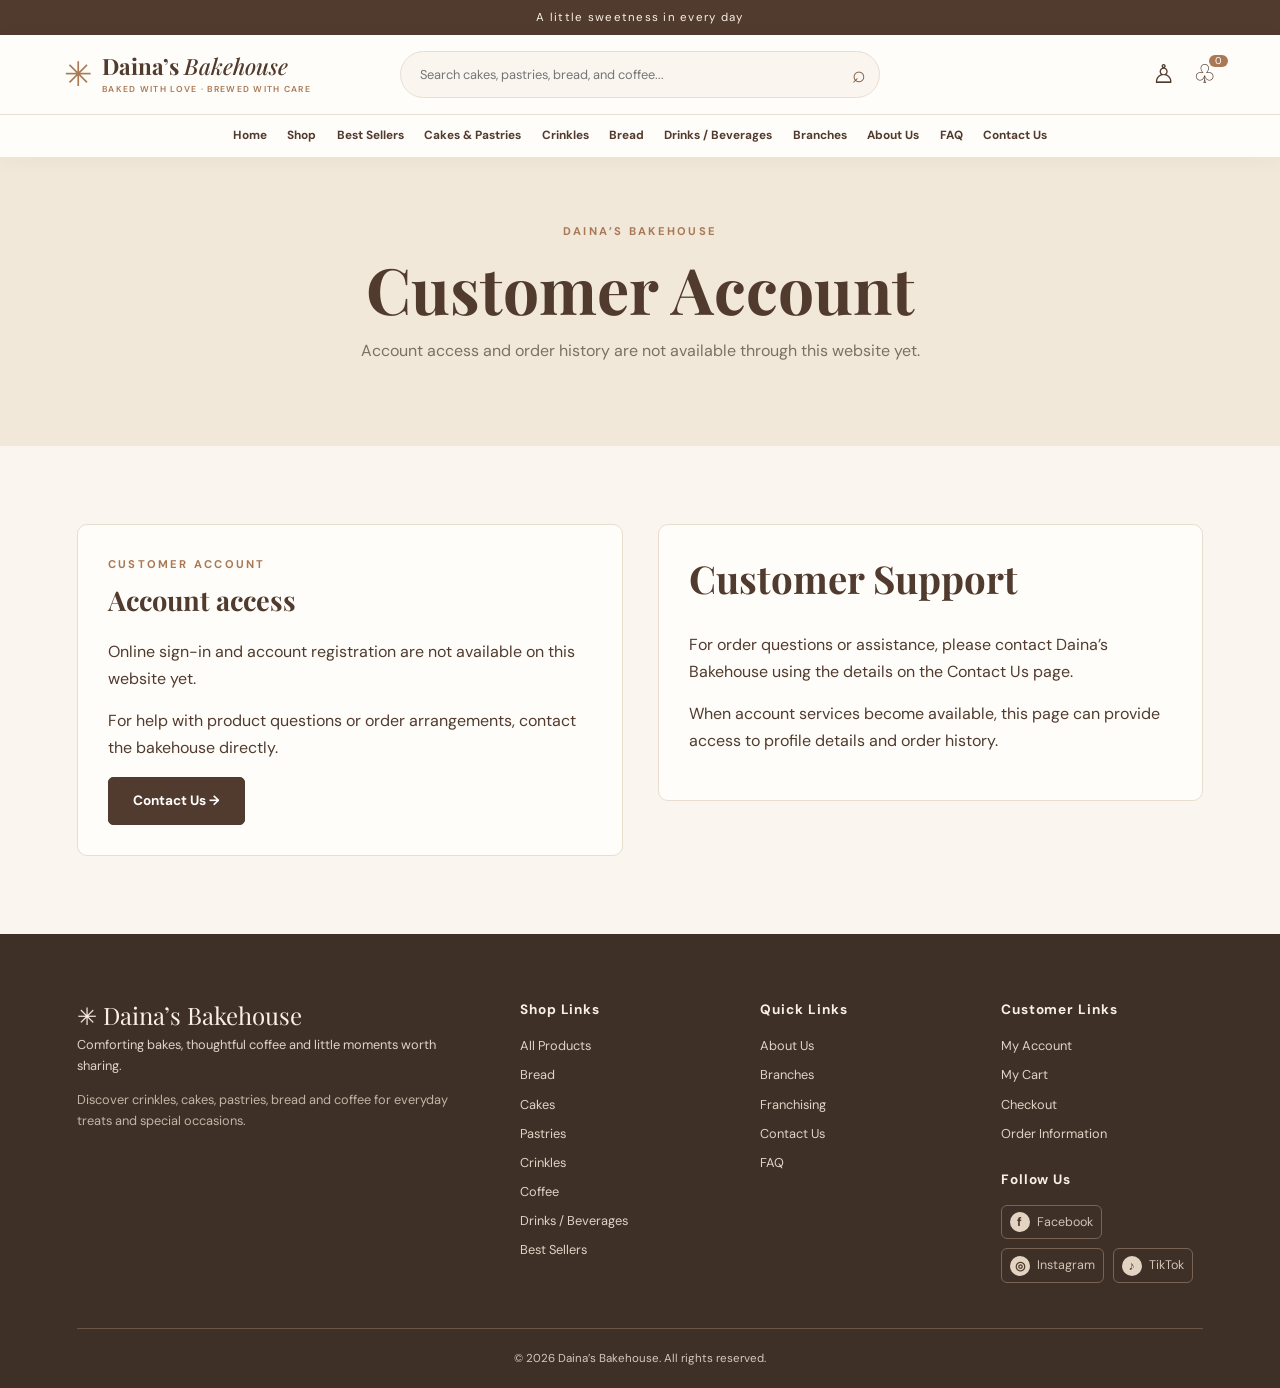
<file: account.html>
<!doctype html>
<html lang="en">
<head>
    <meta charset="utf-8">
    <meta name="viewport" content="width=device-width, initial-scale=1">
    <meta name="description" content="Daina’s Bakehouse — bakery favorites, cakes, pastries, bread and coffee.">

    <title>Customer Account | Daina’s Bakehouse</title>

    <link rel="stylesheet" href="style.css">
    <script src="products.js" defer></script>
    <script src="script.js" defer></script>
</head>
<body>
    <a class="skip-link" href="#main">Skip to content</a>

    <div class="announcement">
        A little sweetness in every day
    </div>

    <header class="site-header">
        <div class="header-main">
            <a class="brand" href="index.html" aria-label="Daina’s Bakehouse home">
                <span class="brand-icon">✳</span>
                <span>
                    Daina’s <em>Bakehouse</em>
                    <small>BAKED WITH LOVE · BREWED WITH CARE</small>
                </span>
            </a>

            <form class="search" id="searchForm" role="search">
                <label class="sr-only" for="siteSearch">Search products</label>
                <input
                    id="siteSearch"
                    type="search"
                    autocomplete="off"
                    placeholder="Search cakes, pastries, bread, and coffee..."
                    aria-controls="searchResults"
                    aria-expanded="false"
                >
                <button
                    type="button"
                    id="clearSearch"
                    class="search-clear"
                    aria-label="Clear search"
                >×</button>
                <button
                    type="submit"
                    aria-label="Search products"
                    class="search-submit"
                >⌕</button>
                <div
                    id="searchResults"
                    class="search-results"
                    role="listbox"
                    hidden
                ></div>
            </form>

            <div class="header-actions">
                <a href="account.html" aria-label="Customer account" title="Account">♙</a>
                <a href="cart.html" class="cart-icon" aria-label="Shopping cart" title="Cart">
                    ♧ <span class="cart-count" aria-live="polite">0</span>
                </a>
                <button
                    id="menuToggle"
                    class="hamburger"
                    aria-label="Open navigation"
                    aria-expanded="false"
                    aria-controls="navbar"
                >☰</button>
            </div>
        </div>

        <nav id="navbar" class="nav-links" aria-label="Main navigation">
            <a href="index.html">Home</a>
            <a href="menu.html">Shop</a>
            <a href="bestsellers.html">Best Sellers</a>
            <a href="menu.html?category=Cakes%20%26%20Pastries">Cakes & Pastries</a>
            <a href="menu.html?category=Crinkles">Crinkles</a>
            <a href="menu.html?category=Bread">Bread</a>
            <a href="menu.html?category=Drinks%20%2F%20Beverages">Drinks / Beverages</a>
            <a href="branches.html">Branches</a>
            <a href="about.html">About Us</a>
            <a href="faq.html">FAQ</a>
            <a href="contact.html">Contact Us</a>
        </nav>
    </header>

    <main id="main">
        <section class="page-banner">
            <p class="eyebrow">DAINA’S BAKEHOUSE</p>
            <h1>Customer Account</h1>
            <p>
                Account access and order history are not available through
                this website yet.
            </p>
        </section>

        <section class="section account-layout">
            <div class="form-card">
                <p class="eyebrow">CUSTOMER ACCOUNT</p>
                <h2>Account access</h2>
                <p>
                    Online sign-in and account registration are not available
                    on this website yet.
                </p>
                <p>
                    For help with product questions or order arrangements,
                    contact the bakehouse directly.
                </p>
                <a class="btn" href="contact.html">Contact Us →</a>
            </div>

            <aside class="info-card">
                <h2>Customer Support</h2>
                <p>
                    For order questions or assistance, please contact
                    Daina’s Bakehouse using the details on the Contact Us page.
                </p>
                <p>
                    When account services become available, this page can
                    provide access to profile details and order history.
                </p>
            </aside>
        </section>
    </main>

    <footer class="site-footer">
        <div class="footer-grid">
            <div>
                <a href="index.html" class="footer-brand">✳ Daina’s Bakehouse</a>
                <p>
                    Comforting bakes, thoughtful coffee and little moments
                    worth sharing.
                </p>
                <p class="muted">
                    Discover crinkles, cakes, pastries, bread and coffee for
                    everyday treats and special occasions.
                </p>
            </div>

            <div>
                <h3>Shop Links</h3>
                <a href="menu.html">All Products</a>
                <a href="menu.html?category=Bread">Bread</a>
                <a href="menu.html?category=Cakes">Cakes</a>
                <a href="menu.html?category=Pastries">Pastries</a>
                <a href="menu.html?category=Crinkles">Crinkles</a>
                <a href="menu.html?category=Coffee">Coffee</a>
                <a href="menu.html?category=Drinks%20%2F%20Beverages">Drinks / Beverages</a>
                <a href="bestsellers.html">Best Sellers</a>
            </div>

            <div>
                <h3>Quick Links</h3>
                <a href="about.html">About Us</a>
                <a href="branches.html">Branches</a>
                <a href="franchising.html">Franchising</a>
                <a href="contact.html">Contact Us</a>
                <a href="faq.html">FAQ</a>
            </div>

            <div>
                <h3>Customer Links</h3>
                <a href="account.html">My Account</a>
                <a href="cart.html">My Cart</a>
                <a href="checkout.html">Checkout</a>
                <a href="faq.html">Order Information</a>

                <h3 class="social-heading">Follow Us</h3>
                <div
                    class="social-links"
                    data-social-links
                    aria-label="Social media profiles"
                ></div>
            </div>
        </div>

        <div class="footer-bottom">
            © 2026 Daina’s Bakehouse. All rights reserved.
        </div>
    </footer>

    <div id="toast" class="toast" role="status" aria-live="polite"></div>
</body>
</html>
</file>
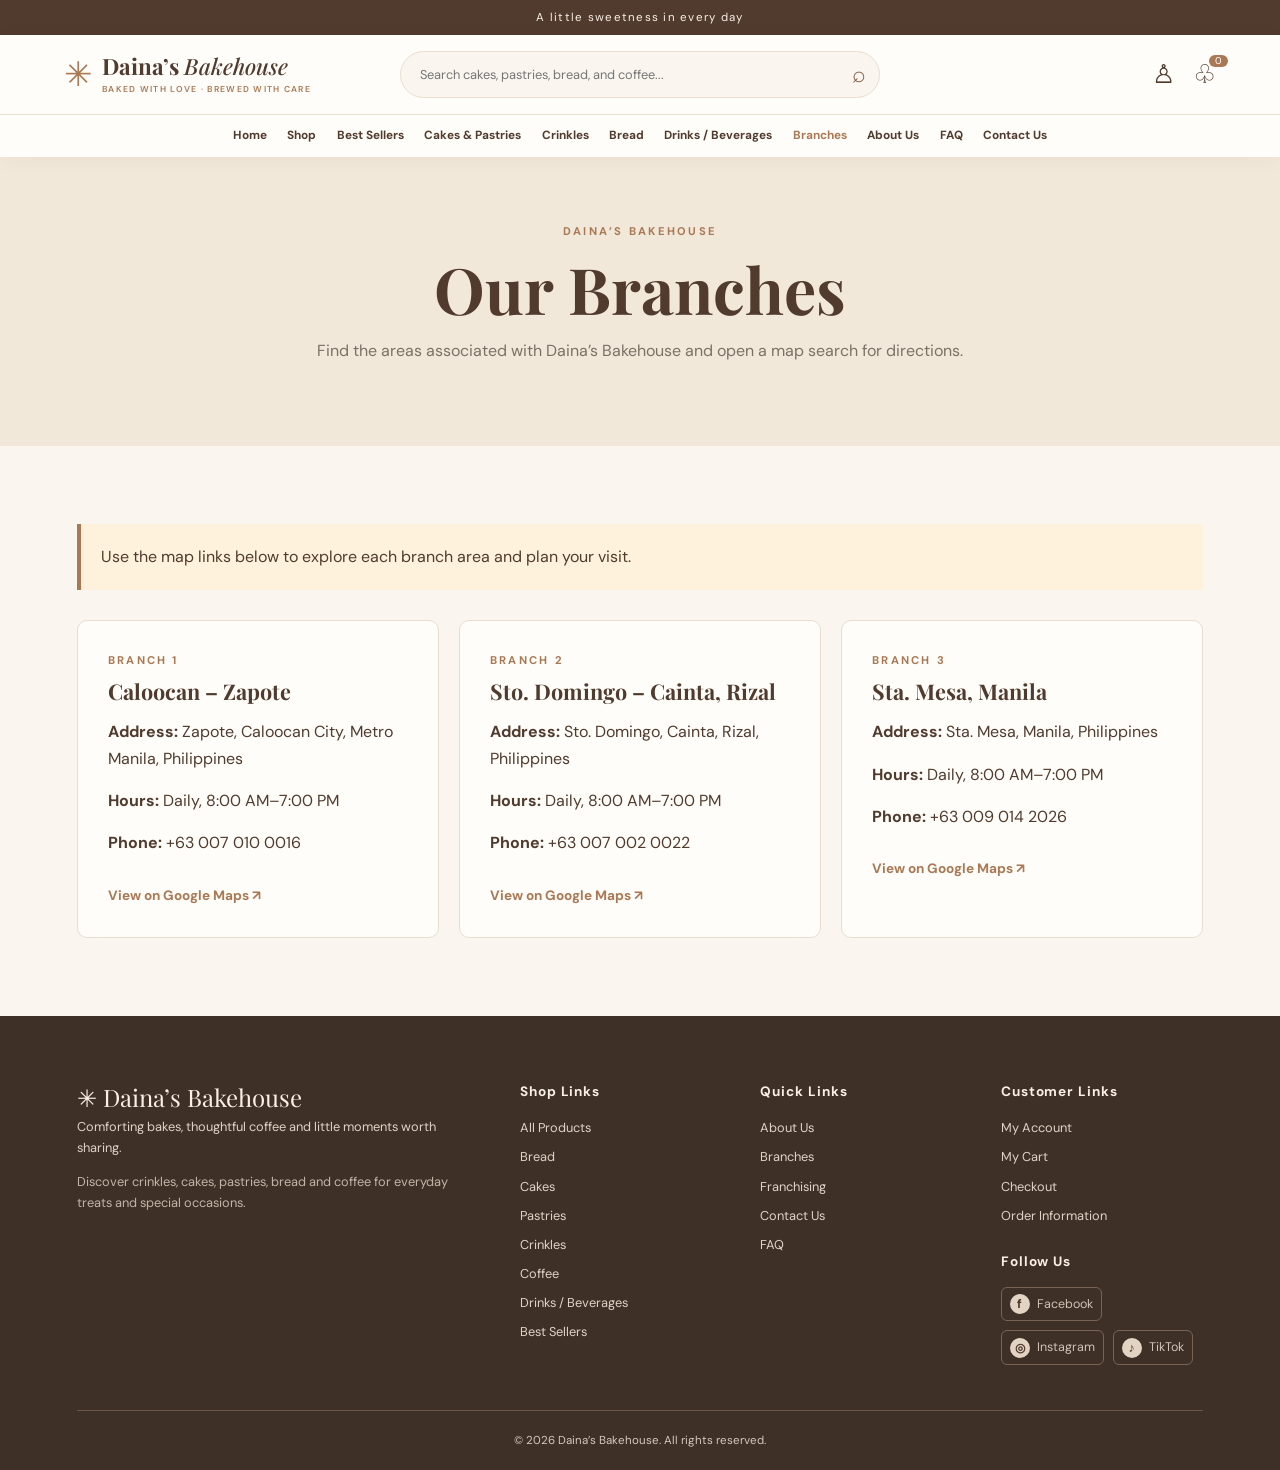
<file: branches.html>
<!doctype html>
<html lang="en">
<head>
    <meta charset="utf-8">
    <meta name="viewport" content="width=device-width, initial-scale=1">
    <meta name="description" content="Daina’s Bakehouse — bakery favorites, cakes, pastries, bread and coffee.">

    <title>Our Branches | Daina’s Bakehouse</title>

    <link rel="stylesheet" href="style.css">
    <script src="products.js" defer></script>
    <script src="script.js" defer></script>
</head>
<body>
    <a class="skip-link" href="#main">Skip to content</a>

    <div class="announcement">
        A little sweetness in every day
    </div>

    <header class="site-header">
        <div class="header-main">
            <a class="brand" href="index.html" aria-label="Daina’s Bakehouse home">
                <span class="brand-icon">✳</span>
                <span>
                    Daina’s <em>Bakehouse</em>
                    <small>BAKED WITH LOVE · BREWED WITH CARE</small>
                </span>
            </a>

            <form class="search" id="searchForm" role="search">
                <label class="sr-only" for="siteSearch">Search products</label>
                <input
                    id="siteSearch"
                    type="search"
                    autocomplete="off"
                    placeholder="Search cakes, pastries, bread, and coffee..."
                    aria-controls="searchResults"
                    aria-expanded="false"
                >
                <button
                    type="button"
                    id="clearSearch"
                    class="search-clear"
                    aria-label="Clear search"
                >×</button>
                <button
                    type="submit"
                    aria-label="Search products"
                    class="search-submit"
                >⌕</button>
                <div
                    id="searchResults"
                    class="search-results"
                    role="listbox"
                    hidden
                ></div>
            </form>

            <div class="header-actions">
                <a href="account.html" aria-label="Customer account" title="Account">♙</a>
                <a href="cart.html" class="cart-icon" aria-label="Shopping cart" title="Cart">
                    ♧ <span class="cart-count" aria-live="polite">0</span>
                </a>
                <button
                    id="menuToggle"
                    class="hamburger"
                    aria-label="Open navigation"
                    aria-expanded="false"
                    aria-controls="navbar"
                >☰</button>
            </div>
        </div>

        <nav id="navbar" class="nav-links" aria-label="Main navigation">
            <a href="index.html">Home</a>
            <a href="menu.html">Shop</a>
            <a href="bestsellers.html">Best Sellers</a>
            <a href="menu.html?category=Cakes%20%26%20Pastries">Cakes & Pastries</a>
            <a href="menu.html?category=Crinkles">Crinkles</a>
            <a href="menu.html?category=Bread">Bread</a>
            <a href="menu.html?category=Drinks%20%2F%20Beverages">Drinks / Beverages</a>
            <a href="branches.html" aria-current="page">Branches</a>
            <a href="about.html">About Us</a>
            <a href="faq.html">FAQ</a>
            <a href="contact.html">Contact Us</a>
        </nav>
    </header>

    <main id="main">
        <section class="page-banner">
            <p class="eyebrow">DAINA’S BAKEHOUSE</p>
            <h1>Our Branches</h1>
            <p>
                Find the areas associated with Daina’s Bakehouse and open
                a map search for directions.
            </p>
        </section>

        <section class="section">
            <p class="notice">
                Use the map links below to explore each branch area and plan your visit.
            </p>

            <div class="three-grid" id="branchCards"></div>
        </section>
    </main>

    <footer class="site-footer">
        <div class="footer-grid">
            <div>
                <a href="index.html" class="footer-brand">✳ Daina’s Bakehouse</a>
                <p>
                    Comforting bakes, thoughtful coffee and little moments
                    worth sharing.
                </p>
                <p class="muted">
                    Discover crinkles, cakes, pastries, bread and coffee for
                    everyday treats and special occasions.
                </p>
            </div>

            <div>
                <h3>Shop Links</h3>
                <a href="menu.html">All Products</a>
                <a href="menu.html?category=Bread">Bread</a>
                <a href="menu.html?category=Cakes">Cakes</a>
                <a href="menu.html?category=Pastries">Pastries</a>
                <a href="menu.html?category=Crinkles">Crinkles</a>
                <a href="menu.html?category=Coffee">Coffee</a>
                <a href="menu.html?category=Drinks%20%2F%20Beverages">Drinks / Beverages</a>
                <a href="bestsellers.html">Best Sellers</a>
            </div>

            <div>
                <h3>Quick Links</h3>
                <a href="about.html">About Us</a>
                <a href="branches.html">Branches</a>
                <a href="franchising.html">Franchising</a>
                <a href="contact.html">Contact Us</a>
                <a href="faq.html">FAQ</a>
            </div>

            <div>
                <h3>Customer Links</h3>
                <a href="account.html">My Account</a>
                <a href="cart.html">My Cart</a>
                <a href="checkout.html">Checkout</a>
                <a href="faq.html">Order Information</a>

                <h3 class="social-heading">Follow Us</h3>
                <div
                    class="social-links"
                    data-social-links
                    aria-label="Social media profiles"
                ></div>
            </div>
        </div>

        <div class="footer-bottom">
            © 2026 Daina’s Bakehouse. All rights reserved.
        </div>
    </footer>

    <div id="toast" class="toast" role="status" aria-live="polite"></div>
</body>
</html>
</file>
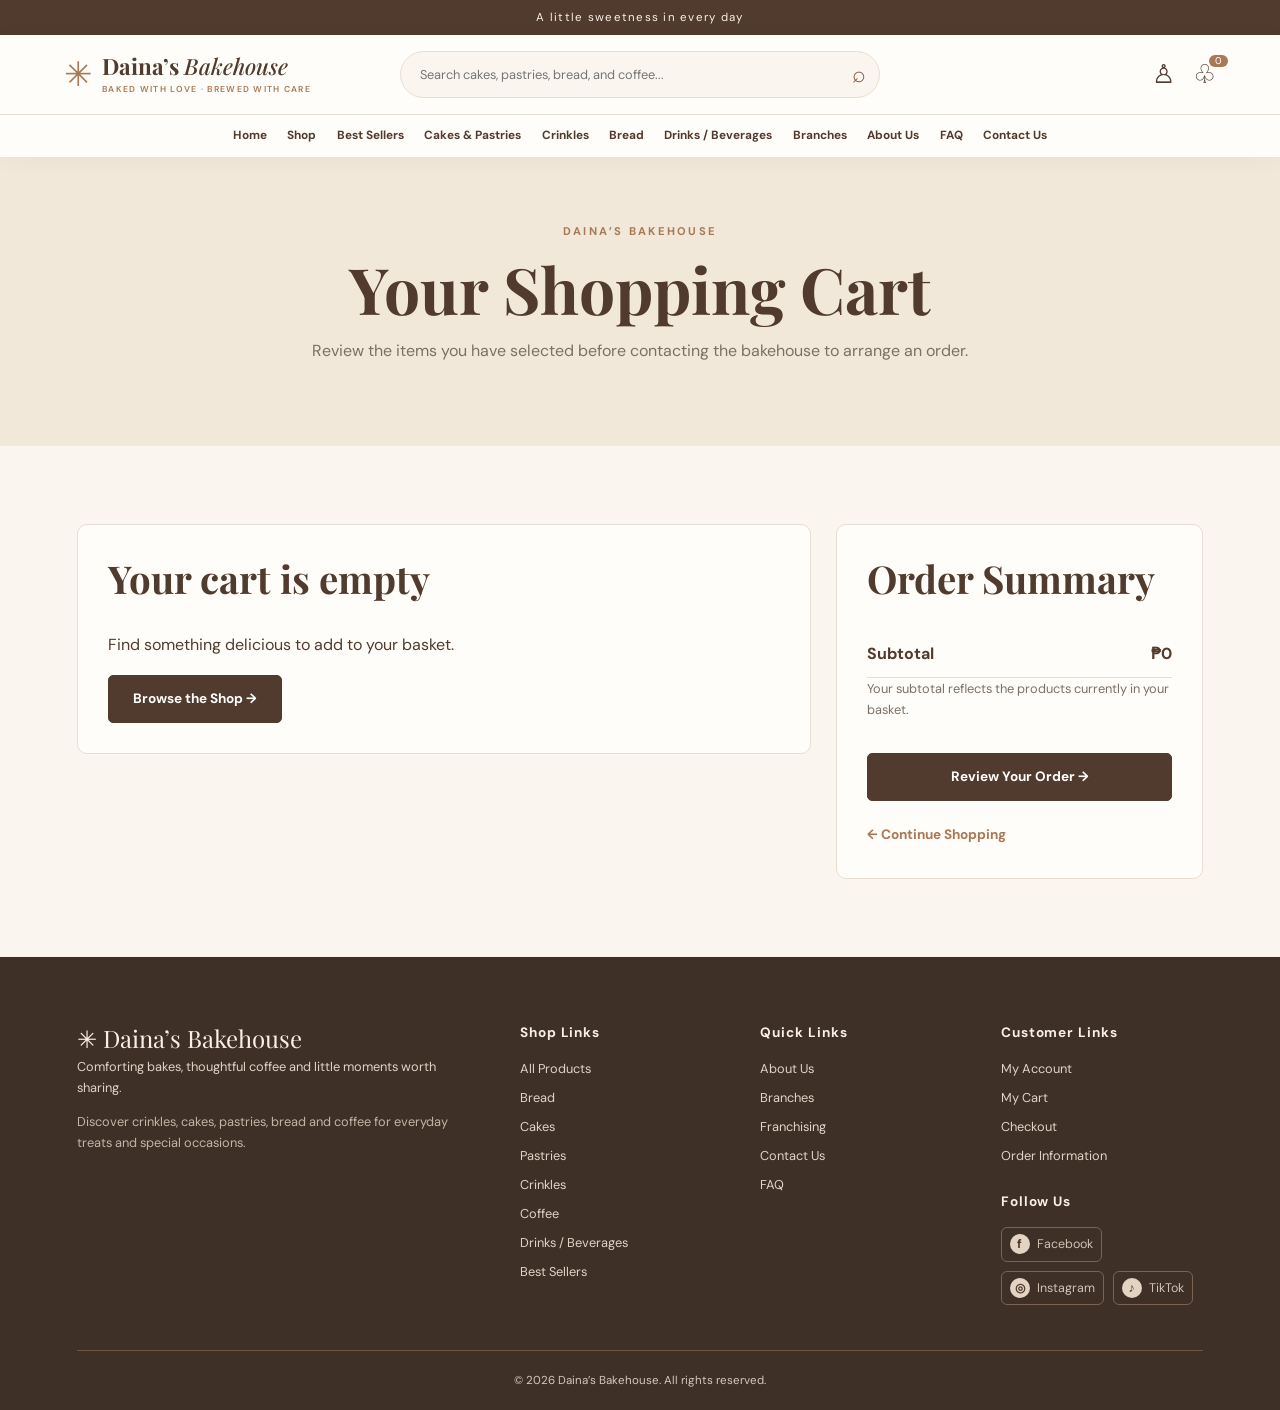
<file: cart.html>
<!doctype html>
<html lang="en">
<head>
    <meta charset="utf-8">
    <meta name="viewport" content="width=device-width, initial-scale=1">
    <meta name="description" content="Daina’s Bakehouse — bakery favorites, cakes, pastries, bread and coffee.">

    <title>Your Shopping Cart | Daina’s Bakehouse</title>

    <link rel="stylesheet" href="style.css">
    <script src="products.js" defer></script>
    <script src="script.js" defer></script>
</head>
<body>
    <a class="skip-link" href="#main">Skip to content</a>

    <div class="announcement">
        A little sweetness in every day
    </div>

    <header class="site-header">
        <div class="header-main">
            <a class="brand" href="index.html" aria-label="Daina’s Bakehouse home">
                <span class="brand-icon">✳</span>
                <span>
                    Daina’s <em>Bakehouse</em>
                    <small>BAKED WITH LOVE · BREWED WITH CARE</small>
                </span>
            </a>

            <form class="search" id="searchForm" role="search">
                <label class="sr-only" for="siteSearch">Search products</label>
                <input
                    id="siteSearch"
                    type="search"
                    autocomplete="off"
                    placeholder="Search cakes, pastries, bread, and coffee..."
                    aria-controls="searchResults"
                    aria-expanded="false"
                >
                <button
                    type="button"
                    id="clearSearch"
                    class="search-clear"
                    aria-label="Clear search"
                >×</button>
                <button
                    type="submit"
                    aria-label="Search products"
                    class="search-submit"
                >⌕</button>
                <div
                    id="searchResults"
                    class="search-results"
                    role="listbox"
                    hidden
                ></div>
            </form>

            <div class="header-actions">
                <a href="account.html" aria-label="Customer account" title="Account">♙</a>
                <a href="cart.html" class="cart-icon" aria-label="Shopping cart" title="Cart">
                    ♧ <span class="cart-count" aria-live="polite">0</span>
                </a>
                <button
                    id="menuToggle"
                    class="hamburger"
                    aria-label="Open navigation"
                    aria-expanded="false"
                    aria-controls="navbar"
                >☰</button>
            </div>
        </div>

        <nav id="navbar" class="nav-links" aria-label="Main navigation">
            <a href="index.html">Home</a>
            <a href="menu.html">Shop</a>
            <a href="bestsellers.html">Best Sellers</a>
            <a href="menu.html?category=Cakes%20%26%20Pastries">Cakes & Pastries</a>
            <a href="menu.html?category=Crinkles">Crinkles</a>
            <a href="menu.html?category=Bread">Bread</a>
            <a href="menu.html?category=Drinks%20%2F%20Beverages">Drinks / Beverages</a>
            <a href="branches.html">Branches</a>
            <a href="about.html">About Us</a>
            <a href="faq.html">FAQ</a>
            <a href="contact.html">Contact Us</a>
        </nav>
    </header>

    <main id="main">
        <section class="page-banner">
            <p class="eyebrow">DAINA’S BAKEHOUSE</p>
            <h1>Your Shopping Cart</h1>
            <p>
                Review the items you have selected before contacting the
                bakehouse to arrange an order.
            </p>
        </section>

        <section class="section cart-layout">
            <div id="cartItems"></div>

            <aside class="summary-card">
                <h2>Order Summary</h2>
                <div id="cartSummary"></div>
                <a href="checkout.html" class="btn full" id="checkoutLink">
                    Review Your Order →
                </a>
                <a href="menu.html" class="text-link">← Continue Shopping</a>
            </aside>
        </section>
    </main>

    <footer class="site-footer">
        <div class="footer-grid">
            <div>
                <a href="index.html" class="footer-brand">✳ Daina’s Bakehouse</a>
                <p>
                    Comforting bakes, thoughtful coffee and little moments
                    worth sharing.
                </p>
                <p class="muted">
                    Discover crinkles, cakes, pastries, bread and coffee for
                    everyday treats and special occasions.
                </p>
            </div>

            <div>
                <h3>Shop Links</h3>
                <a href="menu.html">All Products</a>
                <a href="menu.html?category=Bread">Bread</a>
                <a href="menu.html?category=Cakes">Cakes</a>
                <a href="menu.html?category=Pastries">Pastries</a>
                <a href="menu.html?category=Crinkles">Crinkles</a>
                <a href="menu.html?category=Coffee">Coffee</a>
                <a href="menu.html?category=Drinks%20%2F%20Beverages">Drinks / Beverages</a>
                <a href="bestsellers.html">Best Sellers</a>
            </div>

            <div>
                <h3>Quick Links</h3>
                <a href="about.html">About Us</a>
                <a href="branches.html">Branches</a>
                <a href="franchising.html">Franchising</a>
                <a href="contact.html">Contact Us</a>
                <a href="faq.html">FAQ</a>
            </div>

            <div>
                <h3>Customer Links</h3>
                <a href="account.html">My Account</a>
                <a href="cart.html">My Cart</a>
                <a href="checkout.html">Checkout</a>
                <a href="faq.html">Order Information</a>

                <h3 class="social-heading">Follow Us</h3>
                <div
                    class="social-links"
                    data-social-links
                    aria-label="Social media profiles"
                ></div>
            </div>
        </div>

        <div class="footer-bottom">
            © 2026 Daina’s Bakehouse. All rights reserved.
        </div>
    </footer>

    <div id="toast" class="toast" role="status" aria-live="polite"></div>
</body>
</html>
</file>
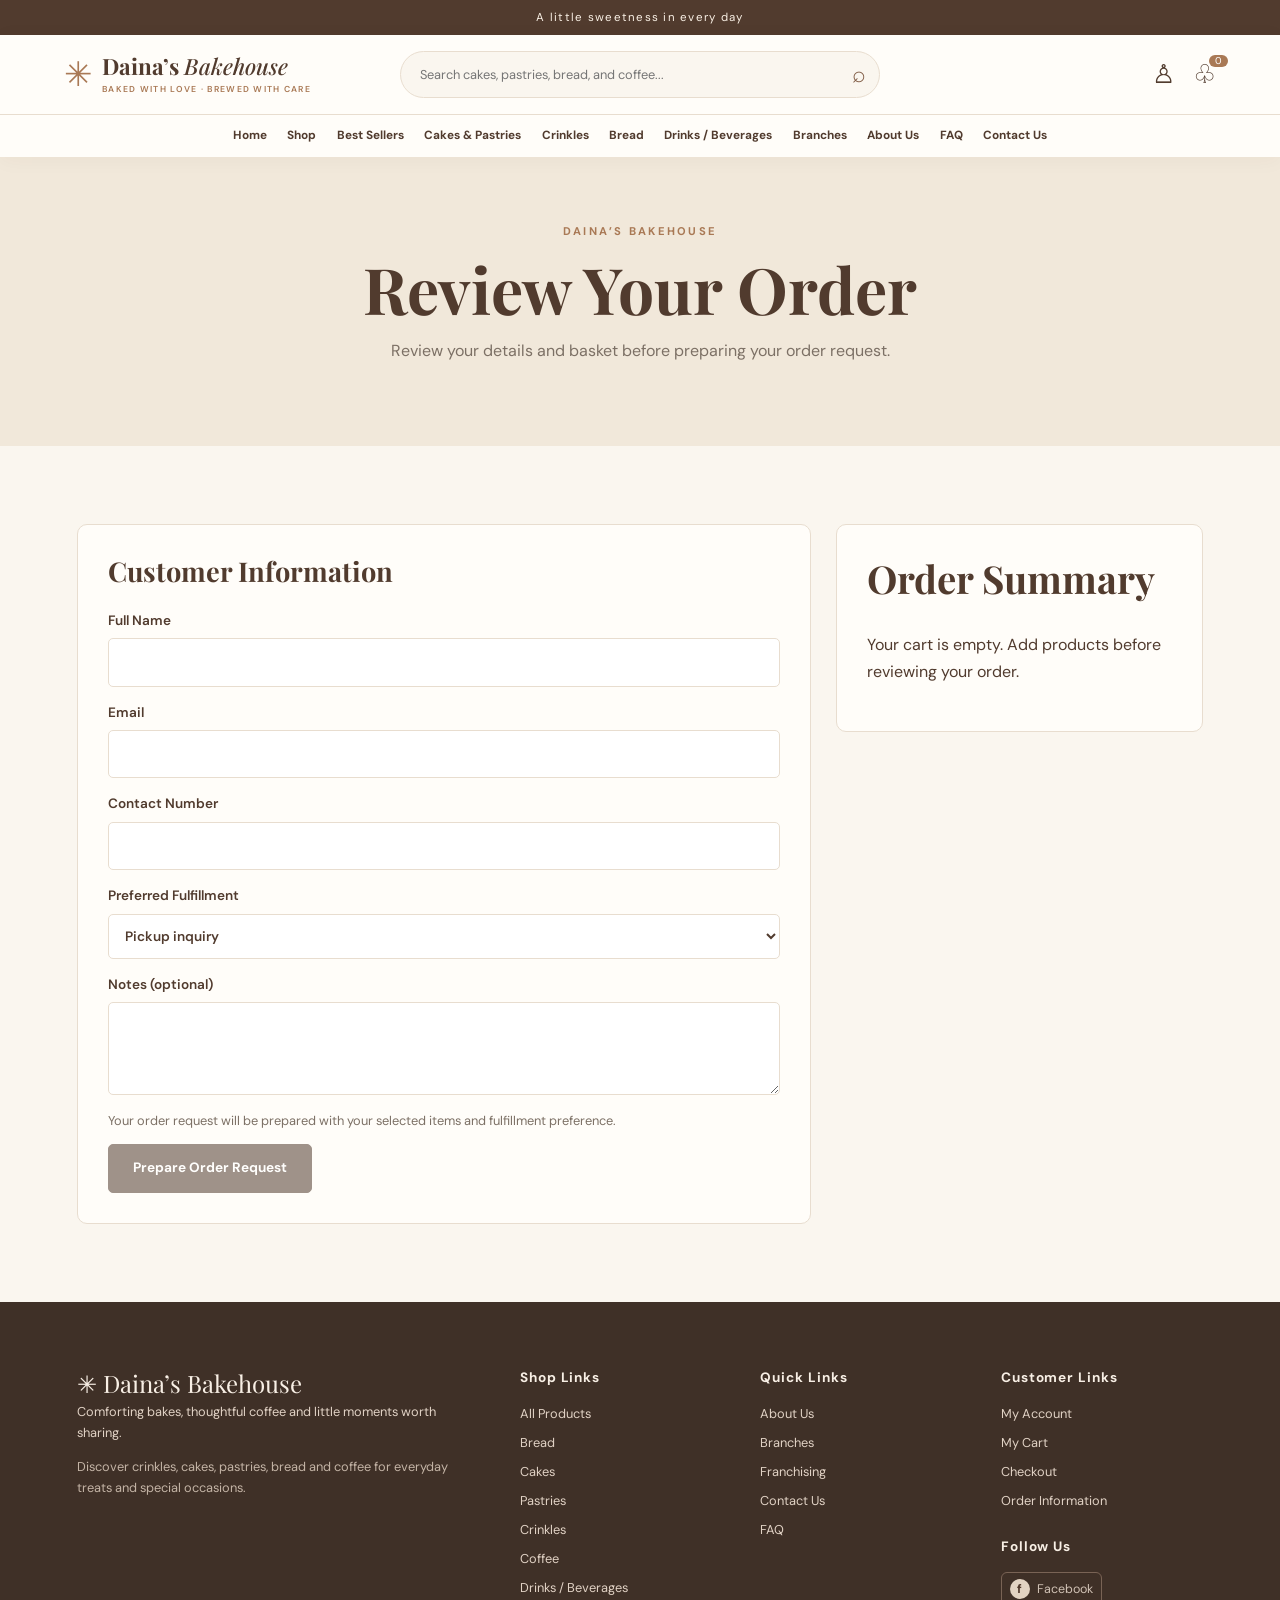
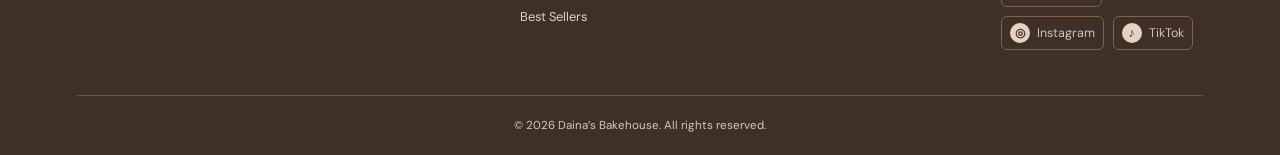
<file: checkout.html>
<!doctype html>
<html lang="en">
<head>
    <meta charset="utf-8">
    <meta name="viewport" content="width=device-width, initial-scale=1">
    <meta name="description" content="Daina’s Bakehouse — bakery favorites, cakes, pastries, bread and coffee.">

    <title>Review Your Order | Daina’s Bakehouse</title>

    <link rel="stylesheet" href="style.css">
    <script src="products.js" defer></script>
    <script src="script.js" defer></script>
</head>
<body>
    <a class="skip-link" href="#main">Skip to content</a>

    <div class="announcement">
        A little sweetness in every day
    </div>

    <header class="site-header">
        <div class="header-main">
            <a class="brand" href="index.html" aria-label="Daina’s Bakehouse home">
                <span class="brand-icon">✳</span>
                <span>
                    Daina’s <em>Bakehouse</em>
                    <small>BAKED WITH LOVE · BREWED WITH CARE</small>
                </span>
            </a>

            <form class="search" id="searchForm" role="search">
                <label class="sr-only" for="siteSearch">Search products</label>
                <input
                    id="siteSearch"
                    type="search"
                    autocomplete="off"
                    placeholder="Search cakes, pastries, bread, and coffee..."
                    aria-controls="searchResults"
                    aria-expanded="false"
                >
                <button
                    type="button"
                    id="clearSearch"
                    class="search-clear"
                    aria-label="Clear search"
                >×</button>
                <button
                    type="submit"
                    aria-label="Search products"
                    class="search-submit"
                >⌕</button>
                <div
                    id="searchResults"
                    class="search-results"
                    role="listbox"
                    hidden
                ></div>
            </form>

            <div class="header-actions">
                <a href="account.html" aria-label="Customer account" title="Account">♙</a>
                <a href="cart.html" class="cart-icon" aria-label="Shopping cart" title="Cart">
                    ♧ <span class="cart-count" aria-live="polite">0</span>
                </a>
                <button
                    id="menuToggle"
                    class="hamburger"
                    aria-label="Open navigation"
                    aria-expanded="false"
                    aria-controls="navbar"
                >☰</button>
            </div>
        </div>

        <nav id="navbar" class="nav-links" aria-label="Main navigation">
            <a href="index.html">Home</a>
            <a href="menu.html">Shop</a>
            <a href="bestsellers.html">Best Sellers</a>
            <a href="menu.html?category=Cakes%20%26%20Pastries">Cakes & Pastries</a>
            <a href="menu.html?category=Crinkles">Crinkles</a>
            <a href="menu.html?category=Bread">Bread</a>
            <a href="menu.html?category=Drinks%20%2F%20Beverages">Drinks / Beverages</a>
            <a href="branches.html">Branches</a>
            <a href="about.html">About Us</a>
            <a href="faq.html">FAQ</a>
            <a href="contact.html">Contact Us</a>
        </nav>
    </header>

    <main id="main">
        <section class="page-banner">
            <p class="eyebrow">DAINA’S BAKEHOUSE</p>
            <h1>Review Your Order</h1>
            <p>
                Review your details and basket before preparing your order request.
            </p>
        </section>

        <section class="section cart-layout">
            <form class="form-card" id="checkoutForm">
                <h2>Customer Information</h2>

                <label>
                    Full Name
                    <input
                        name="name"
                        autocomplete="name"
                        required
                        maxlength="100"
                    >
                </label>

                <label>
                    Email
                    <input
                        name="email"
                        type="email"
                        autocomplete="email"
                        required
                    >
                </label>

                <label>
                    Contact Number
                    <input
                        name="phone"
                        type="tel"
                        required
                        pattern="[0-9+() -]{7,20}"
                    >
                </label>

                <label>
                    Preferred Fulfillment
                    <select name="fulfillment">
                        <option>Pickup inquiry</option>
                        <option>Delivery inquiry</option>
                    </select>
                </label>

                <label>
                    Notes (optional)
                    <textarea name="notes" rows="3" maxlength="500"></textarea>
                </label>

                <p class="muted">
                    Your order request will be prepared with your selected
                    items and fulfillment preference.
                </p>

                <button class="btn" type="submit">Prepare Order Request</button>

                <div
                    id="checkoutFeedback"
                    role="status"
                    aria-live="polite"
                ></div>
            </form>

            <aside class="summary-card">
                <h2>Order Summary</h2>
                <div id="checkoutSummary"></div>
            </aside>
        </section>
    </main>

    <footer class="site-footer">
        <div class="footer-grid">
            <div>
                <a href="index.html" class="footer-brand">✳ Daina’s Bakehouse</a>
                <p>
                    Comforting bakes, thoughtful coffee and little moments
                    worth sharing.
                </p>
                <p class="muted">
                    Discover crinkles, cakes, pastries, bread and coffee for
                    everyday treats and special occasions.
                </p>
            </div>

            <div>
                <h3>Shop Links</h3>
                <a href="menu.html">All Products</a>
                <a href="menu.html?category=Bread">Bread</a>
                <a href="menu.html?category=Cakes">Cakes</a>
                <a href="menu.html?category=Pastries">Pastries</a>
                <a href="menu.html?category=Crinkles">Crinkles</a>
                <a href="menu.html?category=Coffee">Coffee</a>
                <a href="menu.html?category=Drinks%20%2F%20Beverages">Drinks / Beverages</a>
                <a href="bestsellers.html">Best Sellers</a>
            </div>

            <div>
                <h3>Quick Links</h3>
                <a href="about.html">About Us</a>
                <a href="branches.html">Branches</a>
                <a href="franchising.html">Franchising</a>
                <a href="contact.html">Contact Us</a>
                <a href="faq.html">FAQ</a>
            </div>

            <div>
                <h3>Customer Links</h3>
                <a href="account.html">My Account</a>
                <a href="cart.html">My Cart</a>
                <a href="checkout.html">Checkout</a>
                <a href="faq.html">Order Information</a>

                <h3 class="social-heading">Follow Us</h3>
                <div
                    class="social-links"
                    data-social-links
                    aria-label="Social media profiles"
                ></div>
            </div>
        </div>

        <div class="footer-bottom">
            © 2026 Daina’s Bakehouse. All rights reserved.
        </div>
    </footer>

    <div id="toast" class="toast" role="status" aria-live="polite"></div>
</body>
</html>
</file>
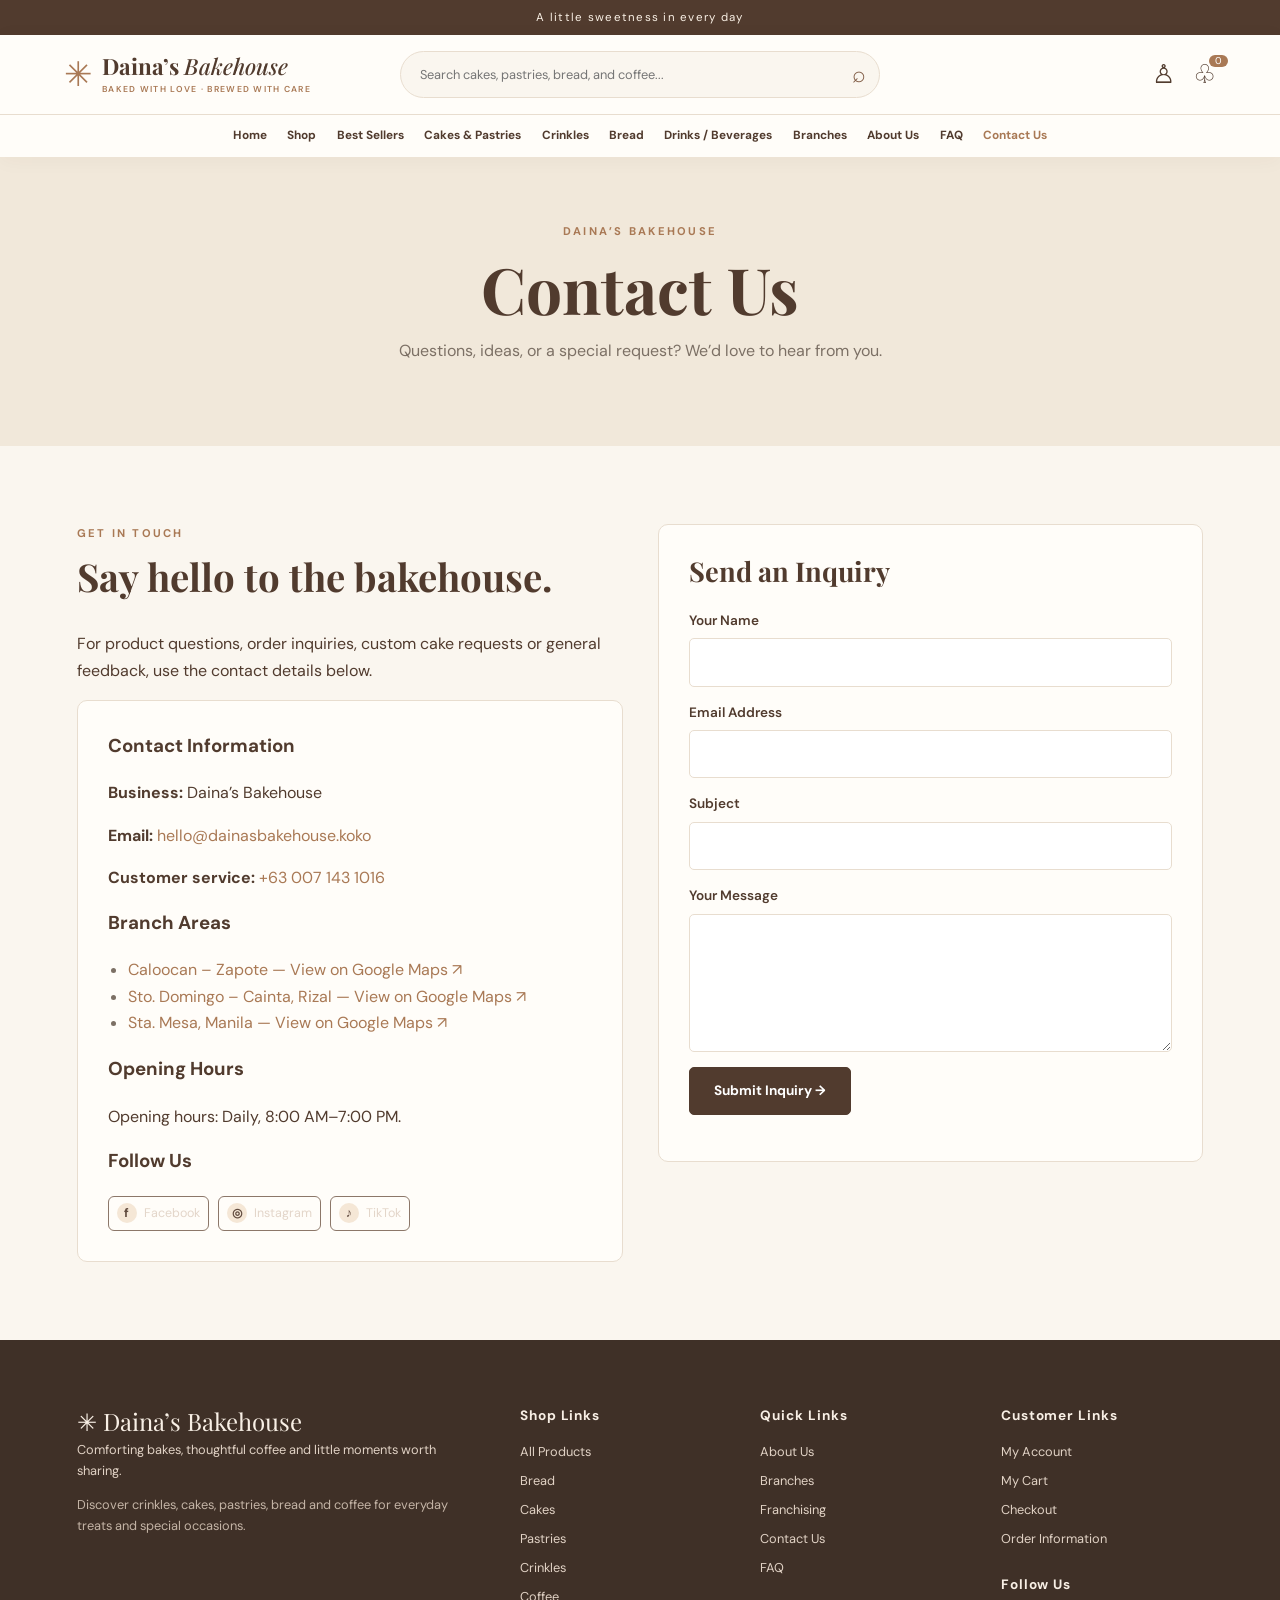
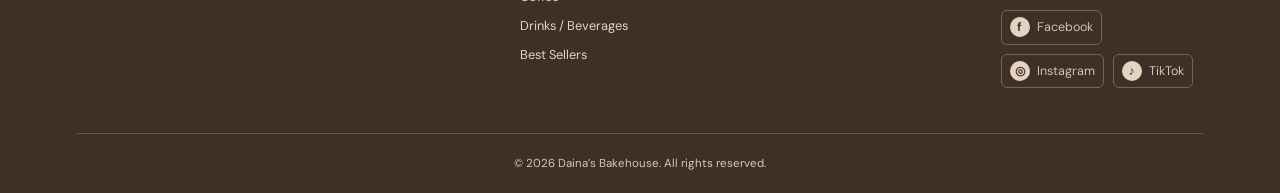
<file: contact.html>
<!doctype html>
<html lang="en">
<head>
    <meta charset="utf-8">
    <meta name="viewport" content="width=device-width, initial-scale=1">
    <meta name="description" content="Daina’s Bakehouse — bakery favorites, cakes, pastries, bread and coffee.">

    <title>Contact Us | Daina’s Bakehouse</title>

    <link rel="stylesheet" href="style.css">
    <script src="products.js" defer></script>
    <script src="script.js" defer></script>
</head>
<body>
    <a class="skip-link" href="#main">Skip to content</a>

    <div class="announcement">
        A little sweetness in every day
    </div>

    <header class="site-header">
        <div class="header-main">
            <a class="brand" href="index.html" aria-label="Daina’s Bakehouse home">
                <span class="brand-icon">✳</span>
                <span>
                    Daina’s <em>Bakehouse</em>
                    <small>BAKED WITH LOVE · BREWED WITH CARE</small>
                </span>
            </a>

            <form class="search" id="searchForm" role="search">
                <label class="sr-only" for="siteSearch">Search products</label>
                <input
                    id="siteSearch"
                    type="search"
                    autocomplete="off"
                    placeholder="Search cakes, pastries, bread, and coffee..."
                    aria-controls="searchResults"
                    aria-expanded="false"
                >
                <button
                    type="button"
                    id="clearSearch"
                    class="search-clear"
                    aria-label="Clear search"
                >×</button>
                <button
                    type="submit"
                    aria-label="Search products"
                    class="search-submit"
                >⌕</button>
                <div
                    id="searchResults"
                    class="search-results"
                    role="listbox"
                    hidden
                ></div>
            </form>

            <div class="header-actions">
                <a href="account.html" aria-label="Customer account" title="Account">♙</a>
                <a href="cart.html" class="cart-icon" aria-label="Shopping cart" title="Cart">
                    ♧ <span class="cart-count" aria-live="polite">0</span>
                </a>
                <button
                    id="menuToggle"
                    class="hamburger"
                    aria-label="Open navigation"
                    aria-expanded="false"
                    aria-controls="navbar"
                >☰</button>
            </div>
        </div>

        <nav id="navbar" class="nav-links" aria-label="Main navigation">
            <a href="index.html">Home</a>
            <a href="menu.html">Shop</a>
            <a href="bestsellers.html">Best Sellers</a>
            <a href="menu.html?category=Cakes%20%26%20Pastries">Cakes & Pastries</a>
            <a href="menu.html?category=Crinkles">Crinkles</a>
            <a href="menu.html?category=Bread">Bread</a>
            <a href="menu.html?category=Drinks%20%2F%20Beverages">Drinks / Beverages</a>
            <a href="branches.html">Branches</a>
            <a href="about.html">About Us</a>
            <a href="faq.html">FAQ</a>
            <a href="contact.html" aria-current="page">Contact Us</a>
        </nav>
    </header>

    <main id="main">
        <section class="page-banner">
            <p class="eyebrow">DAINA’S BAKEHOUSE</p>
            <h1>Contact Us</h1>
            <p>
                Questions, ideas, or a special request? We’d love to hear from you.
            </p>
        </section>

        <section class="section contact-layout">
            <div>
                <p class="eyebrow">GET IN TOUCH</p>
                <h2>Say hello to the bakehouse.</h2>
                <p>
                    For product questions, order inquiries, custom cake requests
                    or general feedback, use the contact details below.
                </p>

                <div class="info-card">
                    <h3>Contact Information</h3>
                    <div id="contactBusinessDetails"></div>

                    <h3>Branch Areas</h3>
                    <ul class="contact-branch-list" id="contactBranchLinks"></ul>

                    <h3>Opening Hours</h3>
                    <p>Opening hours: Daily, 8:00 AM–7:00 PM.</p>

                    <h3>Follow Us</h3>
                    <div
                        class="social-links contact-social-links"
                        data-social-links
                        aria-label="Social media profiles"
                    ></div>
                </div>
            </div>

            <form class="form-card local-form" data-local-form>
                <h2>Send an Inquiry</h2>

                <label>
                    Your Name
                    <input
                        name="name"
                        required
                        maxlength="100"
                        autocomplete="name"
                    >
                </label>

                <label>
                    Email Address
                    <input
                        type="email"
                        name="email"
                        required
                        autocomplete="email"
                    >
                </label>

                <label>
                    Subject
                    <input
                        name="subject"
                        required
                        maxlength="150"
                    >
                </label>

                <label>
                    Your Message
                    <textarea
                        name="message"
                        rows="5"
                        required
                        maxlength="1500"
                    ></textarea>
                </label>

                <button type="submit" class="btn">Submit Inquiry →</button>

                <p
                    class="form-feedback"
                    role="status"
                    aria-live="polite"
                ></p>
            </form>
        </section>
    </main>

    <footer class="site-footer">
        <div class="footer-grid">
            <div>
                <a href="index.html" class="footer-brand">✳ Daina’s Bakehouse</a>
                <p>
                    Comforting bakes, thoughtful coffee and little moments
                    worth sharing.
                </p>
                <p class="muted">
                    Discover crinkles, cakes, pastries, bread and coffee for
                    everyday treats and special occasions.
                </p>
            </div>

            <div>
                <h3>Shop Links</h3>
                <a href="menu.html">All Products</a>
                <a href="menu.html?category=Bread">Bread</a>
                <a href="menu.html?category=Cakes">Cakes</a>
                <a href="menu.html?category=Pastries">Pastries</a>
                <a href="menu.html?category=Crinkles">Crinkles</a>
                <a href="menu.html?category=Coffee">Coffee</a>
                <a href="menu.html?category=Drinks%20%2F%20Beverages">Drinks / Beverages</a>
                <a href="bestsellers.html">Best Sellers</a>
            </div>

            <div>
                <h3>Quick Links</h3>
                <a href="about.html">About Us</a>
                <a href="branches.html">Branches</a>
                <a href="franchising.html">Franchising</a>
                <a href="contact.html">Contact Us</a>
                <a href="faq.html">FAQ</a>
            </div>

            <div>
                <h3>Customer Links</h3>
                <a href="account.html">My Account</a>
                <a href="cart.html">My Cart</a>
                <a href="checkout.html">Checkout</a>
                <a href="faq.html">Order Information</a>

                <h3 class="social-heading">Follow Us</h3>
                <div
                    class="social-links"
                    data-social-links
                    aria-label="Social media profiles"
                ></div>
            </div>
        </div>

        <div class="footer-bottom">
            © 2026 Daina’s Bakehouse. All rights reserved.
        </div>
    </footer>

    <div id="toast" class="toast" role="status" aria-live="polite"></div>
</body>
</html>
</file>
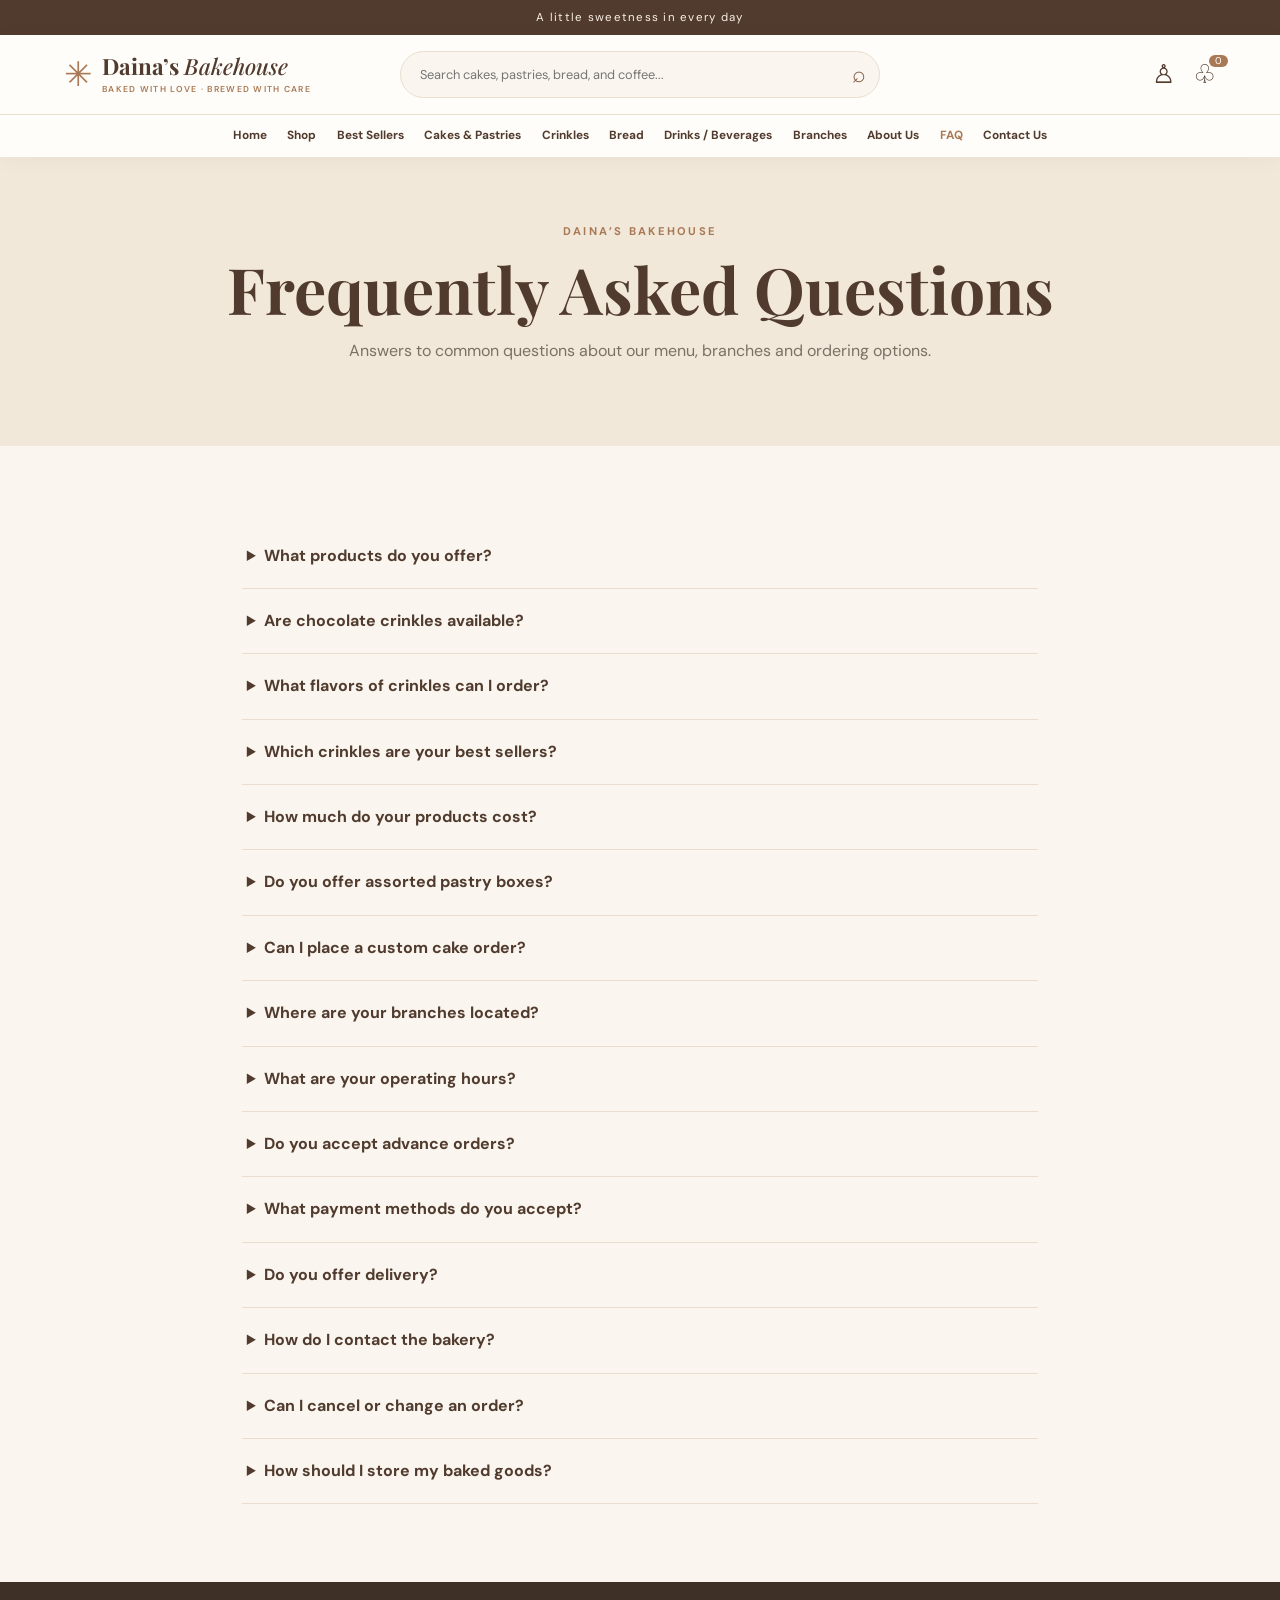
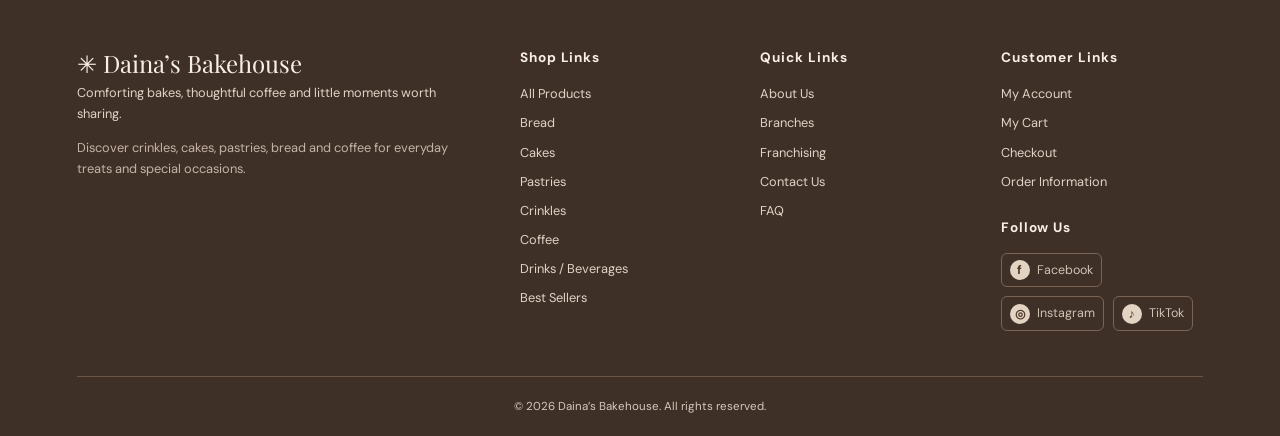
<file: faq.html>
<!doctype html>
<html lang="en">
<head>
    <meta charset="utf-8">
    <meta name="viewport" content="width=device-width, initial-scale=1">
    <meta name="description" content="Daina’s Bakehouse — bakery favorites, cakes, pastries, bread and coffee.">

    <title>Frequently Asked Questions | Daina’s Bakehouse</title>

    <link rel="stylesheet" href="style.css">
    <script src="products.js" defer></script>
    <script src="script.js" defer></script>
</head>
<body>
    <a class="skip-link" href="#main">Skip to content</a>

    <div class="announcement">
        A little sweetness in every day
    </div>

    <header class="site-header">
        <div class="header-main">
            <a class="brand" href="index.html" aria-label="Daina’s Bakehouse home">
                <span class="brand-icon">✳</span>
                <span>
                    Daina’s <em>Bakehouse</em>
                    <small>BAKED WITH LOVE · BREWED WITH CARE</small>
                </span>
            </a>

            <form class="search" id="searchForm" role="search">
                <label class="sr-only" for="siteSearch">Search products</label>
                <input
                    id="siteSearch"
                    type="search"
                    autocomplete="off"
                    placeholder="Search cakes, pastries, bread, and coffee..."
                    aria-controls="searchResults"
                    aria-expanded="false"
                >
                <button
                    type="button"
                    id="clearSearch"
                    class="search-clear"
                    aria-label="Clear search"
                >×</button>
                <button
                    type="submit"
                    aria-label="Search products"
                    class="search-submit"
                >⌕</button>
                <div
                    id="searchResults"
                    class="search-results"
                    role="listbox"
                    hidden
                ></div>
            </form>

            <div class="header-actions">
                <a href="account.html" aria-label="Customer account" title="Account">♙</a>
                <a href="cart.html" class="cart-icon" aria-label="Shopping cart" title="Cart">
                    ♧ <span class="cart-count" aria-live="polite">0</span>
                </a>
                <button
                    id="menuToggle"
                    class="hamburger"
                    aria-label="Open navigation"
                    aria-expanded="false"
                    aria-controls="navbar"
                >☰</button>
            </div>
        </div>

        <nav id="navbar" class="nav-links" aria-label="Main navigation">
            <a href="index.html">Home</a>
            <a href="menu.html">Shop</a>
            <a href="bestsellers.html">Best Sellers</a>
            <a href="menu.html?category=Cakes%20%26%20Pastries">Cakes & Pastries</a>
            <a href="menu.html?category=Crinkles">Crinkles</a>
            <a href="menu.html?category=Bread">Bread</a>
            <a href="menu.html?category=Drinks%20%2F%20Beverages">Drinks / Beverages</a>
            <a href="branches.html">Branches</a>
            <a href="about.html">About Us</a>
            <a href="faq.html" aria-current="page">FAQ</a>
            <a href="contact.html">Contact Us</a>
        </nav>
    </header>

    <main id="main">
        <section class="page-banner">
            <p class="eyebrow">DAINA’S BAKEHOUSE</p>
            <h1>Frequently Asked Questions</h1>
            <p>
                Answers to common questions about our menu, branches and
                ordering options.
            </p>
        </section>

        <section class="section faq-list">
            <details>
                <summary>What products do you offer?</summary>
                <p>
                    Our menu includes chocolate crinkles, cookies, brownies,
                    cakes, cupcakes, cinnamon rolls, breads, pastries, assorted
                    pastry boxes, coffee and other beverages. Browse the Shop
                    page for current listed products and prices.
                </p>
            </details>

            <details>
                <summary>Are chocolate crinkles available?</summary>
                <p>
                    The menu features Classic Chocolate, Red Velvet, Matcha,
                    Cookies and Cream, Double Chocolate, and Strawberry Crinkles.
                    Availability may vary; contact the bakehouse to confirm
                    before placing an order.
                </p>
            </details>

            <details>
                <summary>What flavors of crinkles can I order?</summary>
                <p>
                    Featured varieties are Classic Chocolate, Red Velvet,
                    Matcha, Cookies and Cream, Double Chocolate, and Strawberry
                    Crinkles. Check the menu for descriptions and current listed
                    prices.
                </p>
            </details>

            <details>
                <summary>Which crinkles are your best sellers?</summary>
                <p>
                    Classic Chocolate Crinkles, Red Velvet Crinkles, and Double
                    Chocolate Crinkles are highlighted as featured customer
                    favorites. These are curated marketing selections, not
                    rankings verified against sales records.
                </p>
            </details>

            <details>
                <summary>How much do your products cost?</summary>
                <p>
                    Prices are displayed in Philippine pesos on each product
                    card. Current listed examples include crinkle packs from
                    ₱120 to ₱145, assorted pastry boxes at ₱480, and whole cakes
                    from ₱650 to ₱850. Check the Shop page for the price of each
                    item and contact the bakehouse to confirm current
                    availability before ordering.
                </p>
            </details>

            <details>
                <summary>Do you offer assorted pastry boxes?</summary>
                <p>
                    An assorted pastry box is listed on the menu. The selection
                    may vary by availability; please contact the bakehouse to
                    confirm the box contents, quantity and lead time before
                    ordering.
                </p>
            </details>

            <details>
                <summary>Can I place a custom cake order?</summary>
                <p>
                    For custom cake inquiries, contact the bakehouse with your
                    preferred size, flavor, design, serving date and budget.
                    Customization options, price, availability and lead time
                    must be confirmed before an order is accepted.
                </p>
            </details>

            <details>
                <summary>Where are your branches located?</summary>
                <p>
                    The listed branch areas are Zapote, Caloocan City;
                    Sto. Domingo, Cainta, Rizal; and Sta. Mesa, Manila.
                    Map links search these areas and do not mark confirmed
                    storefront pins. Please confirm the exact location before
                    visiting.
                </p>
            </details>

            <details>
                <summary>What are your operating hours?</summary>
                <p>
                    The current suggested hours are daily, 8:00 AM–7:00 PM.
                    These hours must be confirmed with the relevant branch
                    before travel, as actual schedules may differ.
                </p>
            </details>

            <details>
                <summary>Do you accept advance orders?</summary>
                <p>
                    For cakes, pastry boxes or larger orders, contact the
                    bakehouse ahead of your preferred date. Lead times and
                    acceptance must be confirmed directly before making plans.
                </p>
            </details>

            <details>
                <summary>What payment methods do you accept?</summary>
                <p>
                    Please contact the bakehouse to confirm current payment
                    options before arranging an order. This website does not
                    collect payment.
                </p>
            </details>

            <details>
                <summary>Do you offer delivery?</summary>
                <p>
                    Delivery availability, coverage, fees and timing depend on
                    the order and location. Contact the bakehouse to confirm
                    whether delivery can be arranged before placing an order.
                    An order is not scheduled until the team confirms it directly.
                </p>
            </details>

            <details>
                <summary>How do I contact the bakery?</summary>
                <p>
                    Use the contact information on the Contact Us page. Use
                    the contact form to prepare an email inquiry or reach the
                    team directly at the published contact details.
                </p>
            </details>

            <details>
                <summary>Can I cancel or change an order?</summary>
                <p>
                    Contact the bakehouse as soon as possible to request a
                    change or cancellation. Acceptance depends on the order
                    status and preparation stage; confirm the applicable terms
                    with the team before ordering.
                </p>
            </details>

            <details>
                <summary>How should I store my baked goods?</summary>
                <p>
                    Storage depends on the product. Keep breads and cookies in
                    a clean, airtight container when appropriate, and refrigerate
                    cream-filled cakes and other perishable items according to
                    the guidance provided with the product. Ask the bakehouse
                    for product-specific storage and shelf-life information.
                </p>
            </details>
        </section>
    </main>

    <footer class="site-footer">
        <div class="footer-grid">
            <div>
                <a href="index.html" class="footer-brand">✳ Daina’s Bakehouse</a>
                <p>
                    Comforting bakes, thoughtful coffee and little moments
                    worth sharing.
                </p>
                <p class="muted">
                    Discover crinkles, cakes, pastries, bread and coffee for
                    everyday treats and special occasions.
                </p>
            </div>

            <div>
                <h3>Shop Links</h3>
                <a href="menu.html">All Products</a>
                <a href="menu.html?category=Bread">Bread</a>
                <a href="menu.html?category=Cakes">Cakes</a>
                <a href="menu.html?category=Pastries">Pastries</a>
                <a href="menu.html?category=Crinkles">Crinkles</a>
                <a href="menu.html?category=Coffee">Coffee</a>
                <a href="menu.html?category=Drinks%20%2F%20Beverages">Drinks / Beverages</a>
                <a href="bestsellers.html">Best Sellers</a>
            </div>

            <div>
                <h3>Quick Links</h3>
                <a href="about.html">About Us</a>
                <a href="branches.html">Branches</a>
                <a href="franchising.html">Franchising</a>
                <a href="contact.html">Contact Us</a>
                <a href="faq.html">FAQ</a>
            </div>

            <div>
                <h3>Customer Links</h3>
                <a href="account.html">My Account</a>
                <a href="cart.html">My Cart</a>
                <a href="checkout.html">Checkout</a>
                <a href="faq.html">Order Information</a>

                <h3 class="social-heading">Follow Us</h3>
                <div
                    class="social-links"
                    data-social-links
                    aria-label="Social media profiles"
                ></div>
            </div>
        </div>

        <div class="footer-bottom">
            © 2026 Daina’s Bakehouse. All rights reserved.
        </div>
    </footer>

    <div id="toast" class="toast" role="status" aria-live="polite"></div>
</body>
</html>
</file>
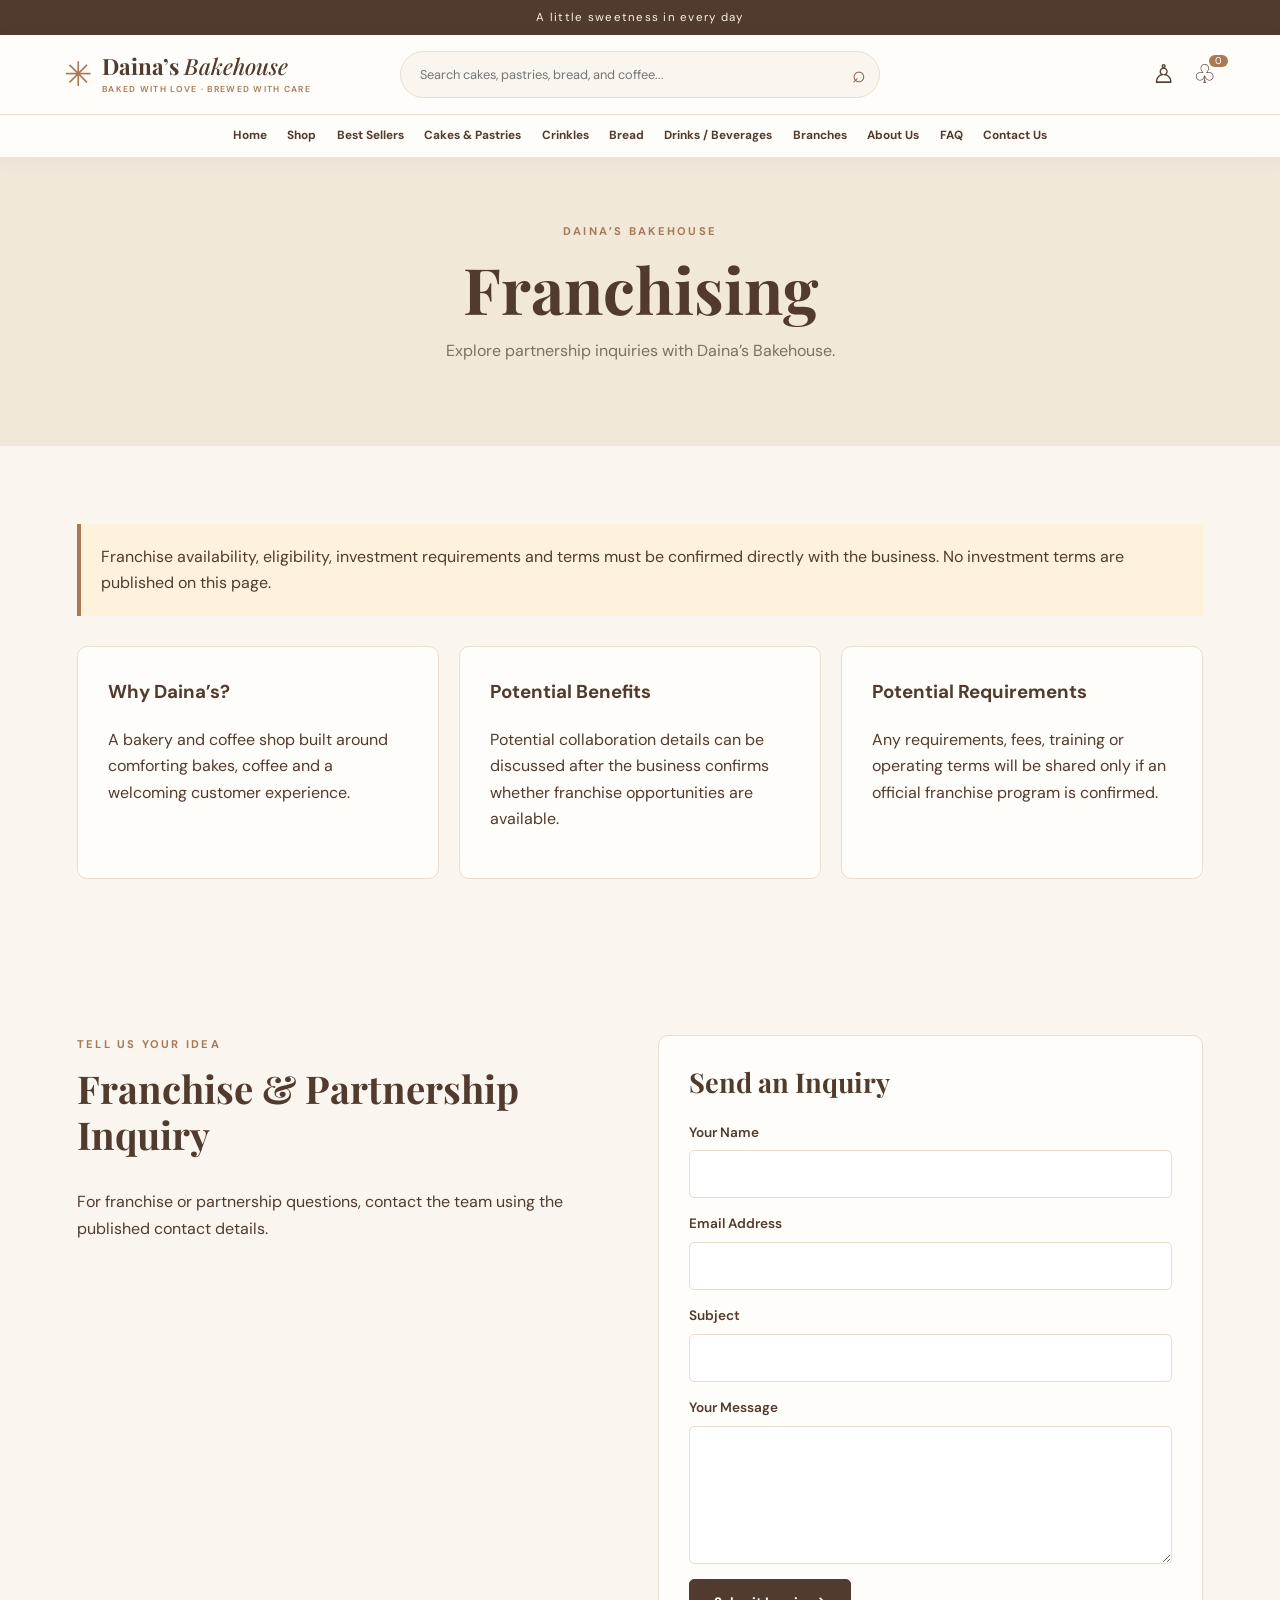
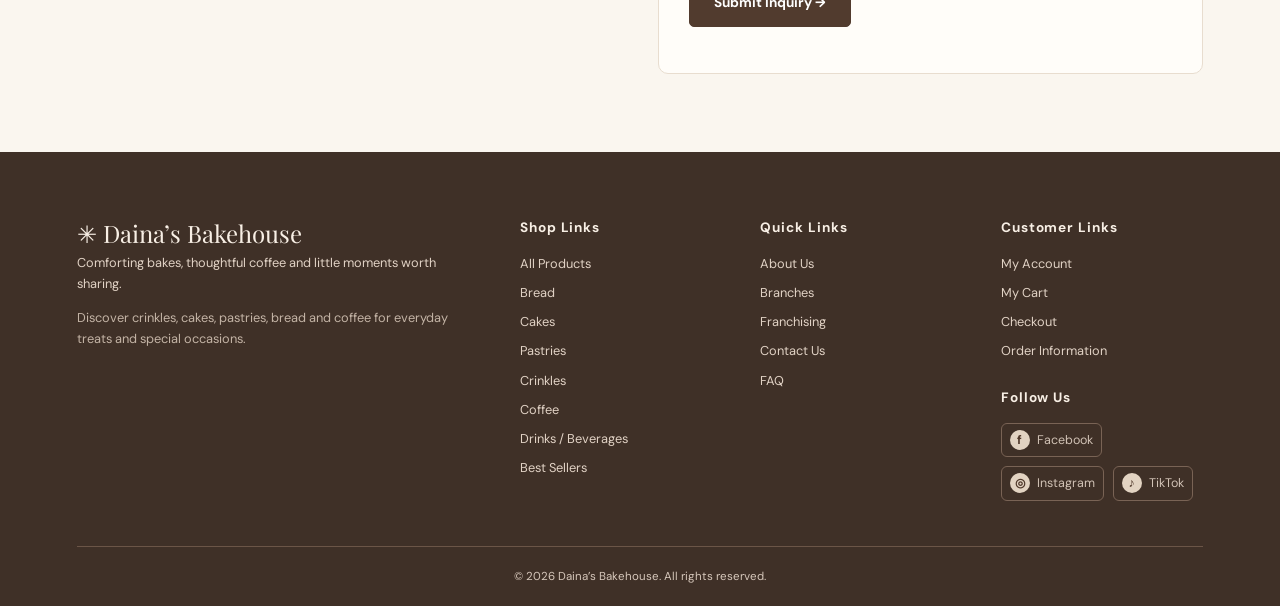
<file: franchising.html>
<!doctype html>
<html lang="en">
<head>
    <meta charset="utf-8">
    <meta name="viewport" content="width=device-width, initial-scale=1">
    <meta name="description" content="Daina’s Bakehouse — bakery favorites, cakes, pastries, bread and coffee.">

    <title>Franchising | Daina’s Bakehouse</title>

    <link rel="stylesheet" href="style.css">
    <script src="products.js" defer></script>
    <script src="script.js" defer></script>
</head>
<body>
    <a class="skip-link" href="#main">Skip to content</a>

    <div class="announcement">
        A little sweetness in every day
    </div>

    <header class="site-header">
        <div class="header-main">
            <a class="brand" href="index.html" aria-label="Daina’s Bakehouse home">
                <span class="brand-icon">✳</span>
                <span>
                    Daina’s <em>Bakehouse</em>
                    <small>BAKED WITH LOVE · BREWED WITH CARE</small>
                </span>
            </a>

            <form class="search" id="searchForm" role="search">
                <label class="sr-only" for="siteSearch">Search products</label>
                <input
                    id="siteSearch"
                    type="search"
                    autocomplete="off"
                    placeholder="Search cakes, pastries, bread, and coffee..."
                    aria-controls="searchResults"
                    aria-expanded="false"
                >
                <button
                    type="button"
                    id="clearSearch"
                    class="search-clear"
                    aria-label="Clear search"
                >×</button>
                <button
                    type="submit"
                    aria-label="Search products"
                    class="search-submit"
                >⌕</button>
                <div
                    id="searchResults"
                    class="search-results"
                    role="listbox"
                    hidden
                ></div>
            </form>

            <div class="header-actions">
                <a href="account.html" aria-label="Customer account" title="Account">♙</a>
                <a href="cart.html" class="cart-icon" aria-label="Shopping cart" title="Cart">
                    ♧ <span class="cart-count" aria-live="polite">0</span>
                </a>
                <button
                    id="menuToggle"
                    class="hamburger"
                    aria-label="Open navigation"
                    aria-expanded="false"
                    aria-controls="navbar"
                >☰</button>
            </div>
        </div>

        <nav id="navbar" class="nav-links" aria-label="Main navigation">
            <a href="index.html">Home</a>
            <a href="menu.html">Shop</a>
            <a href="bestsellers.html">Best Sellers</a>
            <a href="menu.html?category=Cakes%20%26%20Pastries">Cakes & Pastries</a>
            <a href="menu.html?category=Crinkles">Crinkles</a>
            <a href="menu.html?category=Bread">Bread</a>
            <a href="menu.html?category=Drinks%20%2F%20Beverages">Drinks / Beverages</a>
            <a href="branches.html">Branches</a>
            <a href="about.html">About Us</a>
            <a href="faq.html">FAQ</a>
            <a href="contact.html">Contact Us</a>
        </nav>
    </header>

    <main id="main">
        <section class="page-banner">
            <p class="eyebrow">DAINA’S BAKEHOUSE</p>
            <h1>Franchising</h1>
            <p>Explore partnership inquiries with Daina’s Bakehouse.</p>
        </section>

        <section class="section">
            <p class="notice">
                Franchise availability, eligibility, investment requirements
                and terms must be confirmed directly with the business.
                No investment terms are published on this page.
            </p>

            <div class="three-grid">
                <article class="info-card">
                    <h3>Why Daina’s?</h3>
                    <p>
                        A bakery and coffee shop built around comforting bakes,
                        coffee and a welcoming customer experience.
                    </p>
                </article>

                <article class="info-card">
                    <h3>Potential Benefits</h3>
                    <p>
                        Potential collaboration details can be discussed after
                        the business confirms whether franchise opportunities
                        are available.
                    </p>
                </article>

                <article class="info-card">
                    <h3>Potential Requirements</h3>
                    <p>
                        Any requirements, fees, training or operating terms
                        will be shared only if an official franchise program
                        is confirmed.
                    </p>
                </article>
            </div>
        </section>

        <section class="section contact-layout">
            <div>
                <p class="eyebrow">TELL US YOUR IDEA</p>
                <h2>Franchise & Partnership Inquiry</h2>
                <p>
                    For franchise or partnership questions, contact the team
                    using the published contact details.
                </p>
            </div>

            <form class="form-card local-form" data-local-form>
                <h2>Send an Inquiry</h2>

                <label>
                    Your Name
                    <input name="name" required maxlength="100">
                </label>

                <label>
                    Email Address
                    <input type="email" name="email" required>
                </label>

                <label>
                    Subject
                    <input name="subject" required maxlength="150">
                </label>

                <label>
                    Your Message
                    <textarea
                        name="message"
                        rows="5"
                        required
                        maxlength="1500"
                    ></textarea>
                </label>

                <button type="submit" class="btn">Submit Inquiry →</button>

                <p
                    class="form-feedback"
                    role="status"
                    aria-live="polite"
                ></p>
            </form>
        </section>
    </main>

    <footer class="site-footer">
        <div class="footer-grid">
            <div>
                <a href="index.html" class="footer-brand">✳ Daina’s Bakehouse</a>
                <p>
                    Comforting bakes, thoughtful coffee and little moments
                    worth sharing.
                </p>
                <p class="muted">
                    Discover crinkles, cakes, pastries, bread and coffee for
                    everyday treats and special occasions.
                </p>
            </div>

            <div>
                <h3>Shop Links</h3>
                <a href="menu.html">All Products</a>
                <a href="menu.html?category=Bread">Bread</a>
                <a href="menu.html?category=Cakes">Cakes</a>
                <a href="menu.html?category=Pastries">Pastries</a>
                <a href="menu.html?category=Crinkles">Crinkles</a>
                <a href="menu.html?category=Coffee">Coffee</a>
                <a href="menu.html?category=Drinks%20%2F%20Beverages">Drinks / Beverages</a>
                <a href="bestsellers.html">Best Sellers</a>
            </div>

            <div>
                <h3>Quick Links</h3>
                <a href="about.html">About Us</a>
                <a href="branches.html">Branches</a>
                <a href="franchising.html">Franchising</a>
                <a href="contact.html">Contact Us</a>
                <a href="faq.html">FAQ</a>
            </div>

            <div>
                <h3>Customer Links</h3>
                <a href="account.html">My Account</a>
                <a href="cart.html">My Cart</a>
                <a href="checkout.html">Checkout</a>
                <a href="faq.html">Order Information</a>

                <h3 class="social-heading">Follow Us</h3>
                <div
                    class="social-links"
                    data-social-links
                    aria-label="Social media profiles"
                ></div>
            </div>
        </div>

        <div class="footer-bottom">
            © 2026 Daina’s Bakehouse. All rights reserved.
        </div>
    </footer>

    <div id="toast" class="toast" role="status" aria-live="polite"></div>
</body>
</html>
</file>
<file: style.css>
@import url('https://fonts.googleapis.com/css2?family=DM+Sans:wght@400;500;600;700&family=Playfair+Display:ital,wght@0,500;0,600;0,700;1,500&display=swap');

:root {
    --cream: #faf6ef;
    --paper: #fffdf9;
    --beige: #f1e8da;
    --brown: #513b2e;
    --coffee: #805c45;
    --accent: #a97955;
    --muted: #7c7065;
    --line: #e8ddcf;
    --shadow: 0 14px 45px rgba(75, 49, 31, .08);
}

* {
    box-sizing: border-box;
}

html {
    scroll-behavior: smooth;
}

body {
    margin: 0;
    background: var(--cream);
    color: var(--brown);
    font-family: 'DM Sans', Arial, sans-serif;
    line-height: 1.65;
}

img {
    max-width: 100%;
    display: block;
}

a {
    color: inherit;
    text-decoration: none;
}

button,
input,
select,
textarea {
    font: inherit;
}

button {
    cursor: pointer;
}

button:disabled {
    opacity: .5;
    cursor: not-allowed;
}

h1,
h2,
h3,
p {
    margin-top: 0;
}

h1,
h2 {
    font-family: 'Playfair Display', Georgia, serif;
    line-height: 1.2;
}

h2 {
    font-size: clamp(1.8rem, 3vw, 2.65rem);
}

:focus-visible {
    outline: 3px solid #b97b3e;
    outline-offset: 3px;
}

.sr-only {
    position: absolute;
    width: 1px;
    height: 1px;
    overflow: hidden;
    clip: rect(0, 0, 0, 0);
    white-space: nowrap;
}

.skip-link {
    position: absolute;
    left: 8px;
    top: -100px;
    z-index: 1000;
    background: white;
    padding: 10px;
}

.skip-link:focus {
    top: 8px;
}

.announcement {
    text-align: center;
    background: #513b2e;
    color: #f9f0e5;
    font-size: .72rem;
    letter-spacing: .11em;
    padding: 8px 15px;
}

.site-header {
    position: sticky;
    top: 0;
    z-index: 50;
    background: rgba(255, 253, 249, .97);
    box-shadow: 0 3px 20px #402d1d0a;
}

.header-main {
    max-width: 1440px;
    margin: auto;
    padding: 16px 5%;
    display: grid;
    grid-template-columns: minmax(200px, 1fr) minmax(240px, 480px) minmax(90px, 1fr);
    gap: 24px;
    align-items: center;
}

.brand {
    display: flex;
    gap: 10px;
    align-items: center;
    font-family: 'Playfair Display', Georgia, serif;
    font-size: 1.4rem;
    font-weight: 700;
    line-height: 1.15;
}

.brand em {
    font-weight: 500;
}

.brand small {
    display: block;
    font: 600 .54rem 'DM Sans', sans-serif;
    letter-spacing: .15em;
    color: var(--accent);
    margin-top: 4px;
}

.brand-icon {
    font: 2.1rem Georgia;
    color: var(--accent);
}

.search {
    position: relative;
    display: flex;
    border: 1px solid var(--line);
    border-radius: 99px;
    background: var(--cream);
    min-width: 0;
}

.search input {
    min-width: 0;
    width: 100%;
    border: 0;
    outline: 0;
    background: transparent;
    padding: 12px 10px 12px 19px;
    font-size: .8rem;
}

.search button {
    border: 0;
    background: none;
    color: var(--coffee);
    font-size: 1.45rem;
    padding: 0 13px;
}

.search-clear {
    display: none;
}

.search.has-query .search-clear {
    display: block;
}

.search-results {
    position: absolute;
    top: calc(100% + 8px);
    left: 0;
    right: 0;
    background: var(--paper);
    border: 1px solid var(--line);
    border-radius: 14px;
    box-shadow: var(--shadow);
    max-height: 350px;
    overflow: auto;
    z-index: 80;
}

.search-result {
    display: flex;
    align-items: center;
    gap: 12px;
    padding: 10px;
    border-bottom: 1px solid var(--line);
}

.search-result:hover {
    background: var(--beige);
}

.search-result img {
    width: 52px;
    height: 52px;
    object-fit: cover;
    border-radius: 8px;
}

.search-result span {
    flex: 1;
    font-size: .84rem;
}

.search-result strong {
    font-size: .8rem;
    color: var(--accent);
}

.search-results > p {
    padding: 14px;
}

.header-actions {
    display: flex;
    justify-content: flex-end;
    align-items: center;
    gap: 18px;
}

.header-actions > a {
    font-size: 1.6rem;
    line-height: 1;
}

.cart-icon {
    position: relative;
}

.cart-count {
    position: absolute;
    top: -7px;
    right: -12px;
    border-radius: 20px;
    background: var(--accent);
    color: white;
    font-size: .62rem;
    padding: 1px 6px;
}

.hamburger {
    display: none;
    background: transparent;
    border: 0;
    font-size: 1.5rem;
}

.nav-links {
    display: flex;
    align-items: center;
    justify-content: center;
    gap: clamp(9px, 1.6vw, 27px);
    padding: 11px 18px;
    border-top: 1px solid var(--line);
    flex-wrap: wrap;
}

.nav-links a {
    font-size: .74rem;
    font-weight: 700;
    white-space: nowrap;
}

.nav-links a:hover,
.nav-links a[aria-current] {
    color: var(--accent);
}

.hero {
    max-width: 1500px;
    margin: auto;
    display: grid;
    grid-template-columns: 1fr 1fr;
    min-height: 570px;
}

.hero-copy {
    padding: 90px 8% 65px 12%;
    align-self: center;
}

.eyebrow {
    color: var(--accent);
    font-size: .7rem;
    letter-spacing: .2em;
    font-weight: 700;
    text-transform: uppercase;
}

.hero h1 {
    font-size: clamp(2.9rem, 5vw, 5.3rem);
    margin: 20px 0;
}

.hero h1 em {
    color: var(--accent);
    font-weight: 500;
}

.hero-copy > p:not(.eyebrow) {
    max-width: 450px;
    color: var(--muted);
}

.hero-visual {
    position: relative;
    min-height: 470px;
}

.hero-visual img {
    width: 100%;
    height: 100%;
    object-fit: cover;
}

.hero-sticker {
    position: absolute;
    bottom: 35px;
    left: -40px;
    background: var(--paper);
    width: 125px;
    height: 125px;
    border-radius: 50%;
    display: grid;
    place-content: center;
    text-align: center;
    line-height: 1.4;
    font-size: .75rem;
    letter-spacing: .15em;
    transform: rotate(-12deg);
    box-shadow: var(--shadow);
}

.btn {
    display: inline-flex;
    align-items: center;
    justify-content: center;
    gap: 8px;
    padding: 12px 24px;
    background: var(--brown);
    border: 1px solid var(--brown);
    color: white;
    border-radius: 5px;
    font-weight: 700;
    font-size: .85rem;
    transition: transform .2s, background .2s;
}

.btn:hover {
    transform: translateY(-2px);
    background: var(--accent);
    border-color: var(--accent);
}

.btn-outline {
    background: transparent;
    color: var(--brown);
}

.btn-outline:hover {
    color: white;
}

.button-row {
    display: flex;
    gap: 12px;
    flex-wrap: wrap;
    margin-top: 30px;
}

.hero-footnote {
    font-size: .72rem;
    color: var(--muted);
    margin-top: 36px;
}

.benefit-bar {
    display: flex;
    justify-content: space-around;
    gap: 20px;
    flex-wrap: wrap;
    padding: 20px;
    background: var(--beige);
    font-size: .8rem;
    font-weight: 700;
}

.section {
    max-width: 1440px;
    margin: auto;
    padding: 78px 6%;
}

.section-title {
    display: flex;
    align-items: end;
    justify-content: space-between;
    gap: 20px;
    margin-bottom: 30px;
}

.section-title h2 {
    margin: 5px 0;
}

.section-title p {
    color: var(--muted);
}

.section-heading {
    text-align: center;
    margin-bottom: 35px;
}

.section-heading p {
    color: var(--muted);
}

.text-link {
    font-weight: 700;
    color: var(--accent);
    font-size: .85rem;
}

.product-grid {
    display: grid;
    grid-template-columns: repeat(4, minmax(0, 1fr));
    gap: 22px;
}

.product-card {
    background: var(--paper);
    border: 1px solid var(--line);
    border-radius: 10px;
    overflow: hidden;
    transition: transform .2s, box-shadow .2s;
}

.product-card:hover {
    transform: translateY(-4px);
    box-shadow: var(--shadow);
}

.product-image {
    position: relative;
}

.product-image img {
    width: 100%;
    height: 220px;
    object-fit: cover;
}

.pill {
    position: absolute;
    top: 12px;
    left: 12px;
    background: #fff9ed;
    color: var(--coffee);
    padding: 5px 10px;
    border-radius: 30px;
    font-size: .65rem;
    font-weight: 700;
}

.product-info {
    padding: 17px;
}

.product-info h3 {
    font-family: 'Playfair Display', Georgia, serif;
    font-size: 1.25rem;
    margin: 4px 0;
}

.product-info p {
    color: var(--muted);
    font-size: .78rem;
    min-height: 39px;
}

.product-meta {
    display: flex;
    justify-content: space-between;
    align-items: center;
    margin-bottom: 13px;
}

.product-meta strong {
    color: var(--coffee);
}

.product-meta small {
    color: var(--muted);
}

.product-actions {
    display: flex;
    gap: 8px;
}

.product-actions .btn {
    padding: 9px;
    flex: 1;
    font-size: .75rem;
}

.product-actions .details {
    border: 1px solid var(--line);
    background: var(--paper);
    border-radius: 5px;
    padding: 8px;
    font-size: .75rem;
}

.product-actions .details:hover {
    background: var(--beige);
}

.promo {
    background: var(--beige);
    display: grid;
    grid-template-columns: 1fr 1fr;
    align-items: center;
    max-width: 1440px;
    margin: 20px auto;
}

.promo > div {
    padding: 50px 10%;
}

.promo img {
    width: 100%;
    height: 350px;
    object-fit: cover;
}

.three-grid {
    display: grid;
    grid-template-columns: repeat(3, minmax(0, 1fr));
    gap: 20px;
}

.quote,
.info-card,
.summary-card,
.form-card {
    background: var(--paper);
    padding: 30px;
    border: 1px solid var(--line);
    border-radius: 10px;
}

.quote {
    font-family: 'Playfair Display', Georgia, serif;
    font-size: 1.25rem;
}

.quote cite {
    display: block;
    font: normal .78rem 'DM Sans', sans-serif;
    color: var(--muted);
    margin-top: 20px;
}

.newsletter {
    text-align: center;
    background: var(--beige);
    padding: 70px 20px;
}

.newsletter form {
    display: flex;
    max-width: 490px;
    margin: 25px auto 12px;
    gap: 10px;
}

.newsletter input {
    flex: 1;
    min-width: 0;
}

.newsletter input,
.form-card input,
.form-card textarea,
.form-card select,
.sort-wrap select {
    padding: 12px;
    border: 1px solid var(--line);
    background: white;
    border-radius: 5px;
    width: 100%;
    color: var(--brown);
}

.muted {
    color: var(--muted);
    font-size: .8rem;
}

.page-banner {
    text-align: center;
    background: var(--beige);
    padding: 65px 20px;
}

.page-banner h1 {
    font-size: clamp(2.6rem, 5vw, 4.3rem);
    margin: 10px 0;
}

.page-banner p:last-child {
    color: var(--muted);
}

.shop-toolbar {
    display: flex;
    justify-content: space-between;
    gap: 18px;
    align-items: center;
    flex-wrap: wrap;
}

.category-filters {
    display: flex;
    gap: 8px;
    flex-wrap: wrap;
}

.filter-btn,
.tab {
    border: 1px solid var(--line);
    background: var(--paper);
    padding: 9px 15px;
    border-radius: 30px;
    font-size: .78rem;
}

.filter-btn.active,
.tab.active {
    background: var(--brown);
    color: white;
}

.sort-wrap {
    display: flex;
    align-items: center;
    gap: 8px;
    font-size: .8rem;
}

.sort-wrap select {
    width: auto;
}

.result-count {
    font-size: .78rem;
    color: var(--muted);
    margin: 20px 0;
}

.empty-state {
    text-align: center;
    padding: 50px;
}

.split-section {
    display: grid;
    grid-template-columns: 1fr 1fr;
    align-items: center;
    gap: 7%;
    padding: 60px max(6%, calc((100vw - 1260px) / 2));
    background: var(--paper);
}

.split-section img {
    width: 100%;
    height: 380px;
    object-fit: cover;
    border-radius: 8px;
}

.split-section.reverse {
    background: var(--beige);
}

.split-section.reverse img {
    order: 2;
}

.gallery-grid {
    display: grid;
    grid-template-columns: repeat(3, 1fr);
    gap: 18px;
}

.gallery-item {
    padding: 0;
    border: 0;
    text-align: left;
    background: var(--paper);
    border-radius: 10px;
    overflow: hidden;
}

.gallery-item img {
    width: 100%;
    height: 260px;
    object-fit: cover;
    transition: transform .3s;
}

.gallery-item:hover img {
    transform: scale(1.04);
}

.gallery-item span {
    display: block;
    padding: 12px 16px;
    font-weight: 700;
}

#lightbox {
    border: 0;
    border-radius: 12px;
    padding: 10px;
    max-width: min(90vw, 900px);
    background: var(--paper);
}

#lightbox::backdrop {
    background: #1d120dbb;
}

#lightbox img {
    max-height: 75vh;
    margin: auto;
}

#closeLightbox {
    float: right;
    background: transparent;
    border: 0;
    font-size: 2rem;
}

.cart-layout {
    display: grid;
    grid-template-columns: minmax(0, 2fr) minmax(260px, 1fr);
    align-items: start;
    gap: 25px;
}

.cart-row {
    display: grid;
    grid-template-columns: 90px 1fr auto;
    align-items: center;
    gap: 15px;
    padding: 18px 0;
    border-bottom: 1px solid var(--line);
}

.cart-row img {
    width: 90px;
    height: 90px;
    object-fit: cover;
    border-radius: 8px;
}

.cart-row h3 {
    margin: 0;
}

.cart-row p {
    margin: 3px 0;
    color: var(--muted);
    font-size: .8rem;
}

.qty {
    display: flex;
    align-items: center;
    gap: 10px;
    margin-top: 8px;
}

.qty button {
    padding: 3px 10px;
    background: var(--beige);
    border: 0;
    border-radius: 4px;
}

.remove {
    background: none;
    border: 0;
    color: #995f4b;
    text-decoration: underline;
    font-size: .75rem;
}

.summary-line {
    display: flex;
    justify-content: space-between;
    gap: 15px;
    padding: 9px 0;
    border-bottom: 1px solid var(--line);
}

.full {
    width: 100%;
    margin: 20px 0;
}

.form-card label {
    display: block;
    margin: 15px 0;
    font-weight: 600;
    font-size: .85rem;
}

.form-card label input,
.form-card label select,
.form-card label textarea {
    display: block;
    margin-top: 6px;
}

.form-card h2 {
    font-size: 1.7rem;
}

.account-layout,
.contact-layout {
    display: grid;
    grid-template-columns: 1fr 1fr;
    gap: 35px;
    align-items: start;
}

.tabs {
    display: flex;
    gap: 10px;
}

.notice {
    background: #fff2dd;
    padding: 20px;
    border-left: 4px solid var(--accent);
    margin-bottom: 30px;
}

.faq-list {
    max-width: 950px;
}

.faq-list details {
    border-bottom: 1px solid var(--line);
    padding: 19px 5px;
}

.faq-list summary {
    cursor: pointer;
    font-weight: 700;
}

.faq-list details p {
    color: var(--muted);
    padding: 12px 0 0;
}

.site-footer {
    background: #3f3027;
    color: #f8efe5;
    padding: 65px 6% 20px;
}

.footer-grid {
    max-width: 1320px;
    margin: auto;
    display: grid;
    grid-template-columns: 2fr repeat(3, 1fr);
    gap: 38px;
}

.footer-grid h3 {
    font-size: .85rem;
    letter-spacing: .07em;
}

.footer-grid a:not(.footer-brand) {
    display: block;
    color: #e1d2c5;
    font-size: .8rem;
    margin: 8px 0;
}

.footer-grid a:hover {
    color: white;
    text-decoration: underline;
}

.footer-brand {
    font: 1.5rem 'Playfair Display', Georgia, serif;
}

.footer-grid p {
    font-size: .8rem;
    color: #e1d2c5;
}

.footer-grid .muted {
    color: #c4b4a6;
}

.social-heading {
    margin-top: 25px;
}

.social-placeholders {
    letter-spacing: .4em;
    color: #e1d2c5;
}

.footer-bottom {
    border-top: 1px solid #6b5547;
    text-align: center;
    margin-top: 45px;
    padding-top: 20px;
    font-size: .72rem;
    color: #d6c7bb;
}

.toast {
    position: fixed;
    right: 20px;
    bottom: 20px;
    background: var(--brown);
    color: white;
    padding: 14px 20px;
    border-radius: 8px;
    box-shadow: var(--shadow);
    z-index: 150;
    opacity: 0;
    pointer-events: none;
    transform: translateY(10px);
    transition: .2s;
}

.toast.show {
    opacity: 1;
    transform: translateY(0);
}

.product-dialog {
    border: 0;
    border-radius: 12px;
    max-width: 760px;
    width: 90%;
    padding: 0;
    background: var(--paper);
    color: var(--brown);
}

.product-dialog::backdrop {
    background: #21160eb3;
}

.dialog-inner {
    display: grid;
    grid-template-columns: 1fr 1fr;
    gap: 25px;
    padding: 25px;
}

.dialog-inner img {
    height: 300px;
    width: 100%;
    object-fit: cover;
    border-radius: 8px;
}

.dialog-close {
    float: right;
    margin: 10px;
    border: 0;
    background: transparent;
    font-size: 1.6rem;
}

.dialog-inner h2 {
    font-size: 2rem;
}

.dialog-inner p {
    color: var(--muted);
}

@media (max-width: 1050px) {
    .header-main {
        grid-template-columns: 1fr minmax(200px, 1.3fr) auto;
        gap: 14px;
    }

    .nav-links {
        gap: 12px;
    }

    .product-grid {
        grid-template-columns: repeat(3, minmax(0, 1fr));
    }

    .footer-grid {
        grid-template-columns: repeat(2, 1fr);
    }
}

@media (max-width: 760px) {
    .header-main {
        grid-template-columns: 1fr auto;
        padding: 12px 5%;
    }

    .header-main .search {
        grid-column: 1 / -1;
        grid-row: 2;
    }

    .hamburger {
        display: block;
    }

    .nav-links {
        display: none;
        flex-direction: column;
        align-items: stretch;
        padding: 15px 6%;
        max-height: 65vh;
        overflow: auto;
    }

    .nav-links.show {
        display: flex;
    }

    .nav-links a {
        padding: 7px;
    }

    .hero {
        grid-template-columns: 1fr;
    }

    .hero-copy {
        padding: 55px 7%;
    }

    .hero-visual {
        min-height: 350px;
        height: 350px;
    }

    .hero-sticker {
        left: 15px;
        bottom: 15px;
    }

    .product-grid,
    .three-grid,
    .gallery-grid {
        grid-template-columns: repeat(2, minmax(0, 1fr));
    }

    .promo,
    .split-section,
    .cart-layout,
    .account-layout,
    .contact-layout {
        grid-template-columns: 1fr;
    }

    .split-section {
        padding: 45px 6%;
    }

    .split-section.reverse img {
        order: 0;
    }

    .section {
        padding: 55px 5%;
    }

    .promo img {
        height: 280px;
    }

    .footer-grid {
        gap: 25px;
    }

    .section-title {
        align-items: start;
    }

    .dialog-inner {
        grid-template-columns: 1fr;
    }

    .dialog-inner img {
        height: 220px;
    }
}

@media (max-width: 490px) {
    .brand {
        font-size: 1.13rem;
    }

    .brand small {
        font-size: .46rem;
    }

    .header-actions {
        gap: 12px;
    }

    .section-title {
        flex-direction: column;
    }

    .product-grid,
    .three-grid,
    .gallery-grid,
    .footer-grid {
        grid-template-columns: 1fr;
    }

    .product-image img {
        height: 250px;
    }

    .newsletter form {
        flex-direction: column;
    }

    .cart-row {
        grid-template-columns: 70px 1fr;
    }

    .cart-row img {
        width: 70px;
        height: 70px;
    }

    .cart-row > strong {
        grid-column: 2;
    }

    .hero h1 {
        font-size: 2.75rem;
    }
}

@media (prefers-reduced-motion: reduce) {
    *,
    *::before,
    *::after {
        scroll-behavior: auto !important;
        animation: none !important;
        transition: none !important;
    }
}

.best-seller-badge {
    background: var(--accent);
    color: #fffdf7;
    font-size: .62rem;
    letter-spacing: .09em;
    padding: 6px 10px;
    box-shadow: 0 3px 10px #33201318;
}

.dialog-badge {
    position: static;
    display: inline-flex;
    margin: 4px 0 10px;
}

.social-links {
    display: flex;
    flex-wrap: wrap;
    gap: 9px;
    margin-top: 10px;
}

.social-link {
    display: inline-flex;
    align-items: center;
    gap: 7px;
    color: #e1d2c5;
    text-decoration: none;
    font-size: .78rem;
    padding: 6px 8px;
    border: 1px solid #80695a;
    border-radius: 6px;
}

.social-link:hover {
    color: #fff;
    background: #554238;
}

.social-link-example {
    opacity: .9;
    cursor: default;
}

.social-icon {
    display: inline-grid;
    place-items: center;
    width: 20px;
    height: 20px;
    border-radius: 50%;
    font-weight: 700;
    background: #f4e5d3;
    color: #51392b;
    letter-spacing: 0;
}

.social-label {
    letter-spacing: 0;
}

.contact-branch-list {
    padding-left: 20px;
    margin: 8px 0 18px;
    color: var(--muted);
}

.branch-card h2 {
    font-size: 1.35rem;
    margin: 10px 0 14px;
}

.branch-map-note {
    margin-top: 12px;
}

#contactBusinessDetails a {
    color: var(--accent);
    overflow-wrap: anywhere;
}

#checkoutForm button:disabled {
    opacity: .55;
    cursor: not-allowed;
}

.best-label-inline {
    display: inline-block;
    background: var(--accent);
    color: #fffdf7;
    font-size: .65rem;
    font-weight: 700;
    letter-spacing: .09em;
    padding: 5px 9px;
    border-radius: 30px;
    margin: 5px 0 10px;
}

.contact-branch-list a {
    color: var(--accent);
}

.branch-card {
    height: 100%;
    display: flex;
    flex-direction: column;
    align-items: flex-start;
}

.branch-card .branch-map-note {
    margin-top: auto;
    padding-top: 12px;
}

.branch-card .text-link {
    margin-top: 12px;
}
</file>
